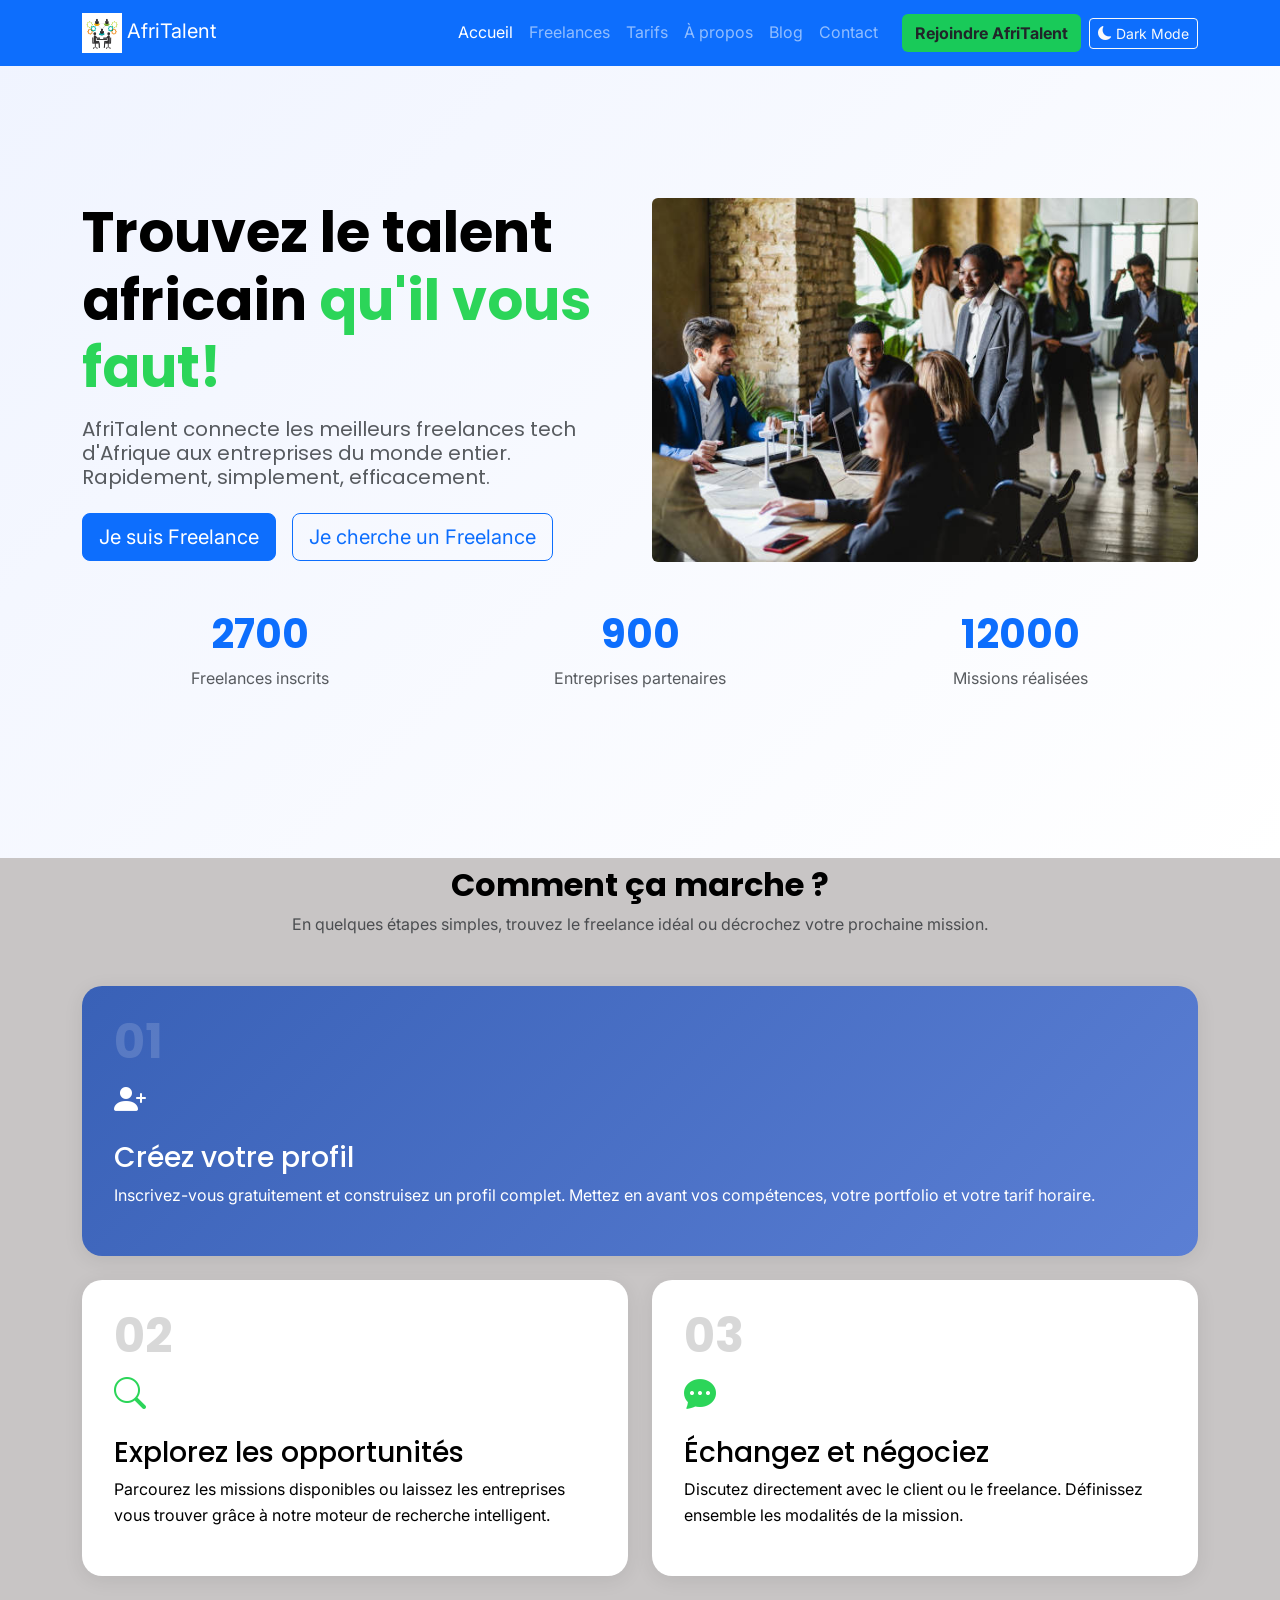
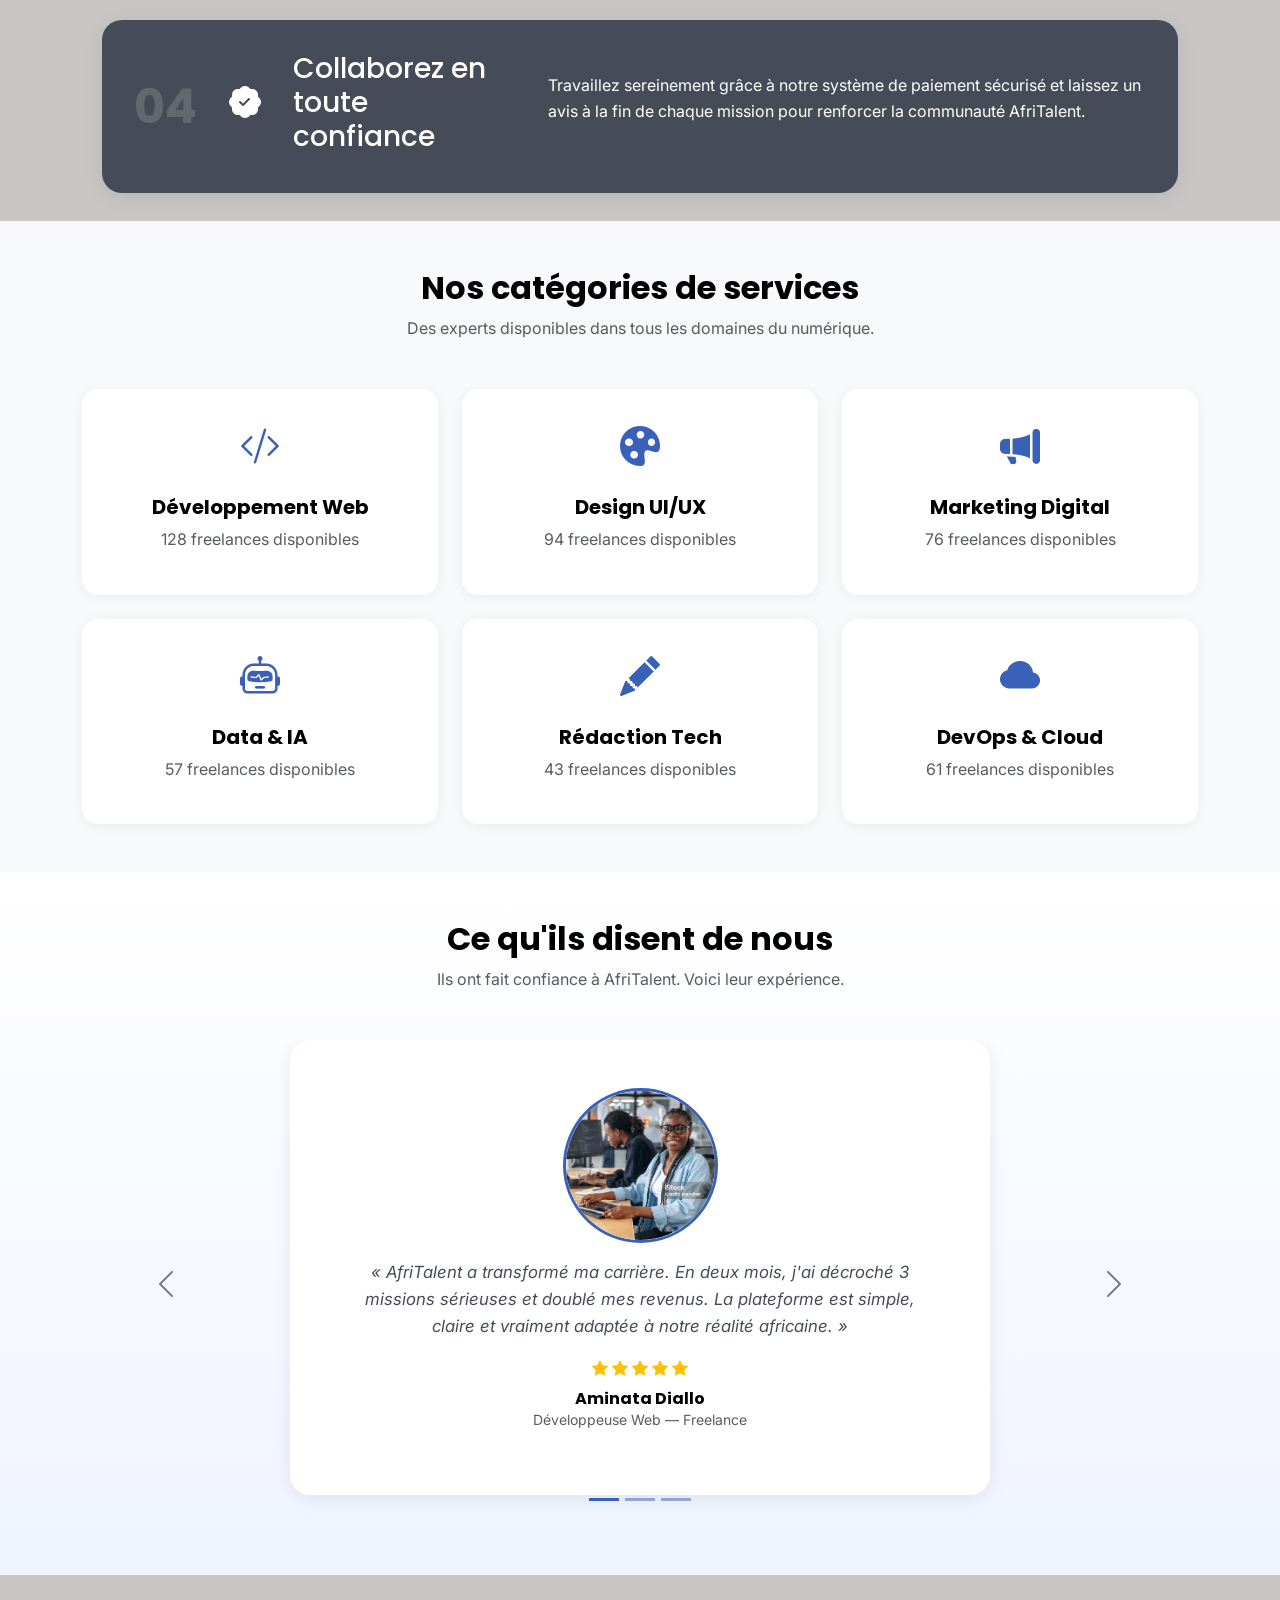
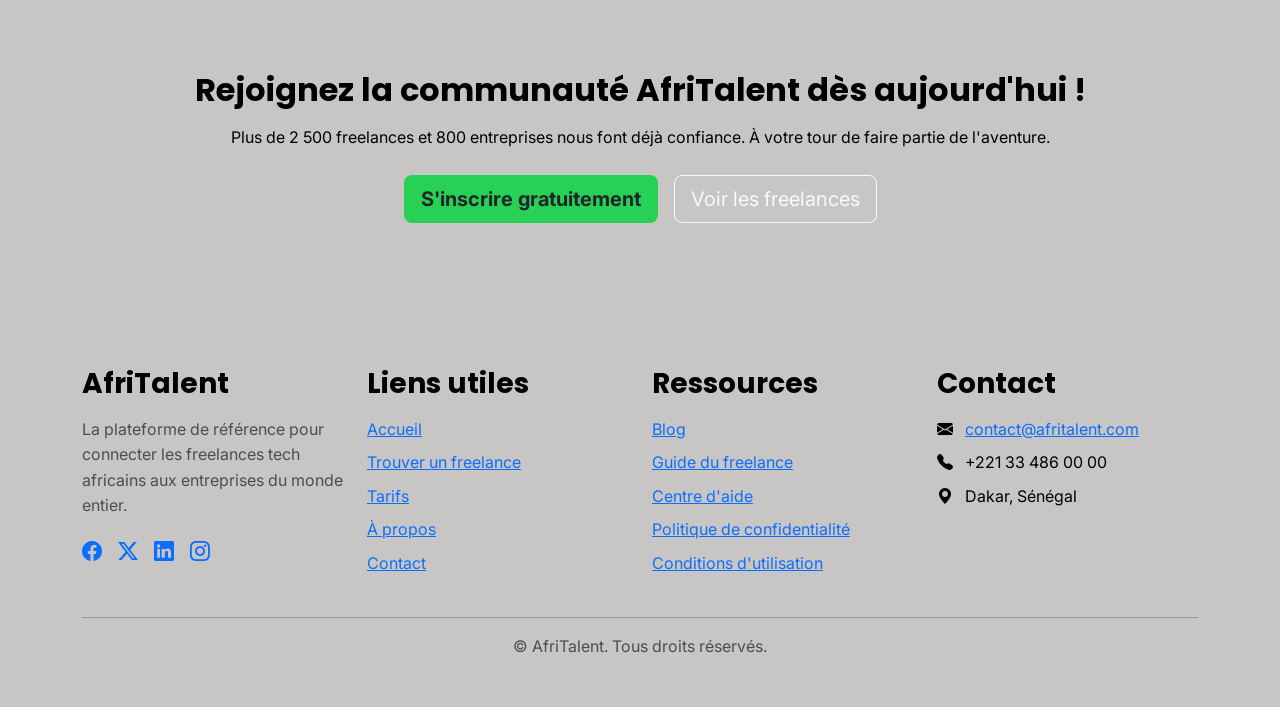
<file: index.html>
<!DOCTYPE html>
<html lang="fr">

<head>
  <meta charset="UTF-8">
  <meta name="viewport" content="width=device-width, initial-scale=1.0">
  <title>AfriTalent — Accueil</title>
  <!-- Bootstrap 5 via CDN : feuille de style -->
  <link href="https://cdn.jsdelivr.net/npm/bootstrap@5.3.0/dist/css/bootstrap.min.css" rel="stylesheet">
  <link rel="stylesheet" href="https://cdn.jsdelivr.net/npm/bootstrap-icons@1.11.0/font/bootstrap-icons.css">
  <!--  feuille de style personnelle -->
  <link rel="stylesheet" href="CSS/style.css">
  <link href="https://fonts.googleapis.com/css2?family=Poppins:wght@400;600;700&family=Inter:wght@400;500&display=swap"
    rel="stylesheet">
</head>

<body>
  <!-- Navigation Bootstrap commune a toutes les pages -->
  <nav class="navbar navbar-expand-lg navbar-dark bg-primary fixed-top" id="mainNavbar">
    <div class="container">
      <!-- Identité visuelle et marque -->
      <a class="navbar-brand" href="index.html">
        <img src="IMAGES/logoAfri.jpg" alt="Logo AfriTalent" width="40" height="40">
        AfriTalent
      </a>
      <!-- Bouton d'activation du menu sur mobile (Hamburger) -->
      <button class="navbar-toggler" type="button" data-bs-toggle="collapse" data-bs-target="#navMenu"
        aria-controls="navMenu" aria-expanded="false" aria-label="Ouvrir le menu">
        <span class="navbar-toggler-icon"></span>
      </button>
      <!-- Liens de navigation -->
      <div class="collapse navbar-collapse" id="navMenu">
        <ul class="navbar-nav ms-auto align-items-center">
          <li class="nav-item"><a class="nav-link active" href="index.html">Accueil</a></li>
          <li class="nav-item"><a class="nav-link" href="freelances.html">Freelances</a></li>
          <li class="nav-item"><a class="nav-link" href="tarifs.html">Tarifs</a></li>
          <li class="nav-item"><a class="nav-link" href="about.html">À propos</a></li>
          <li class="nav-item"><a class="nav-link" href="blog.html">Blog</a></li>
          <li class="nav-item"><a class="nav-link" href="contact.html">Contact</a></li>

          <!-- Bouton CTA visible dans la navbar -->
          <li class="nav-item ms-3">
            <a class="btn btn-warnin fw-bold" href="contact.html">Rejoindre AfriTalent</a>
          </li>
          <!-- Interrupteur pour l'accessibilité Thème Sombre / Thème Clair -->
          <li class="nav-item ms-2">
            <button id="darkModeToggle" class="btn btn-outline-light btn-sm" aria-label="Activer le mode sombre">
              <i class="bi bi-moon-fill"></i> Dark Mode
             </button>
           </li>
        </ul>
      </div>
    </div>
  </nav>

  <!-- CONTENU PRINCIPAL DE LA PAGE               -->
  <main>
    <!-- SECTION 1 : Zone Hero (Introduction & KPI) -->
    <section id="hero" class="py-5 mt-5">
      <div class="container">
        <div class="row align-items-center">

          <div class="col-lg-6">
            <h1 class="display-4 fw-bold">
              Trouvez le talent africain <span class="text-warnin">qu'il vous faut!</span>
            </h1>
            <h2 class="fs-5 fw-normal text-muted mt-3">
              AfriTalent connecte les meilleurs freelances tech d'Afrique
              aux entreprises du monde entier. Rapidement, simplement, efficacement.
            </h2>

            <!-- Deux boutons CTA -->
            <div class="d-flex gap-3 mt-4 flex-wrap">
              <a href="freelances.html" class="btn btn-primary btn-lg">
                Je suis Freelance
              </a>
              <a href="freelances.html" class="btn btn-outline-primary btn-lg">
                Je cherche un Freelance
              </a>
            </div>
          </div>
          <!-- Image de droite -->
          <div class="col-lg-6 text-center mt-4 mt-lg-0">
            <img src="IMAGES/hero0.png" alt="Freelances africains travaillant sur des projets tech"
              class="img-fluid rounded">
          </div>
        </div>
        <!-- Compteurs Statistiques (Incrémentation dynamique gérée via JavaScript) -->
        <div class="row text-center mt-5">
          <div class="col-md-4">
            <h3 class="fw-bold text-primary counter" data-target="2700">0</h3>
            <p class="text-muted">Freelances inscrits</p>
          </div>
          <div class="col-md-4">
            <h3 class="fw-bold text-primary counter" data-target="900">0</h3>
            <p class="text-muted">Entreprises partenaires</p>
          </div>
          <div class="col-md-4">
            <h3 class="fw-bold text-primary counter" data-target="12000">0</h3>
            <p class="text-muted">Missions réalisées</p>
          </div>
        </div>
      </div>
    </section>
    <!-- SECTION 2 : Processus "Comment ça marche" -->
    <section id="comment-ca-marche" class="py-2 fade-in-section">
      <div class="container">
        <h2 class="text-center fw-bold mb-2">Comment ça marche ?</h2>
        <p class="text-center text-muted mb-5">
          En quelques étapes simples, trouvez le freelance idéal ou décrochez votre prochaine mission.
        </p>

        <!-- Grille Bento : disposition asymétrique (le style viendra au commit 4) -->
        <div class="bento-grid">
          <!-- Étape 1 -->
          <article class="bento-card bento-card--large" aria-label="Étape 1">
            <span class="step-number">01</span>
            <i class="bi bi-person-plus-fill step-icon" aria-hidden="true"></i>
            <h3>Créez votre profil</h3>
            <p>
              Inscrivez-vous gratuitement et construisez un profil complet.
              Mettez en avant vos compétences, votre portfolio et votre tarif horaire.
            </p>
          </article>

          <!-- Étape 2 -->
          <article class="bento-card" aria-label="Étape 2">
            <span class="step-number">02</span>
            <i class="bi bi-search step-icon" aria-hidden="true"></i>
            <h3>Explorez les opportunités</h3>
            <p>
              Parcourez les missions disponibles ou laissez les entreprises
              vous trouver grâce à notre moteur de recherche intelligent.
            </p>
          </article>

          <!-- Étape 3 -->
          <article class="bento-card" aria-label="Étape 3">
            <span class="step-number">03</span>
            <i class="bi bi-chat-dots-fill step-icon" aria-hidden="true"></i>
            <h3>Échangez et négociez</h3>
            <p>
              Discutez directement avec le client ou le freelance.
              Définissez ensemble les modalités de la mission.
            </p>
          </article>

          <!-- Étape 4 -->
          <article class="bento-card bento-card--wide" aria-label="Étape 4">
            <span class="step-number">04</span>
            <i class="bi bi-patch-check-fill step-icon" aria-hidden="true"></i>
            <h3>Collaborez en toute confiance</h3>
            <p>
              Travaillez sereinement grâce à notre système de paiement sécurisé
              et laissez un avis à la fin de chaque mission pour renforcer la communauté AfriTalent.
            </p>
          </article>

        </div>
      </div>
    </section>
    <!-- SECTION 3 : Offre de compétences (Catégories) -->
    <section id="categories" class="py-5 fade-in-section">
      <div class="container">

        <h2 class="text-center fw-bold mb-2">Nos catégories de services</h2>
        <p class="text-center text-muted mb-5">
          Des experts disponibles dans tous les domaines du numérique.
        </p>

        <div class="row g-4">

          <!-- Catégorie 1 : Développement Web -->
          <div class="col-lg-4 col-md-6">
            <article class="category-card text-center p-4" aria-label="Développement Web">
              <i class="bi bi-code-slash category-icon" aria-hidden="true"></i>
              <h3 class="fs-5 fw-bold mt-3">Développement Web</h3>
              <p class="text-muted">128 freelances disponibles</p>
            </article>
          </div>

          <!-- Catégorie 2 : Design UI/UX -->
          <div class="col-lg-4 col-md-6">
            <article class="category-card text-center p-4" aria-label="Design UI/UX">
              <i class="bi bi-palette-fill category-icon" aria-hidden="true"></i>
              <h3 class="fs-5 fw-bold mt-3">Design UI/UX</h3>
              <p class="text-muted">94 freelances disponibles</p>
            </article>
          </div>

          <!-- Catégorie 3 : Marketing Digital -->
          <div class="col-lg-4 col-md-6">
            <article class="category-card text-center p-4" aria-label="Marketing Digital">
              <i class="bi bi-megaphone-fill category-icon" aria-hidden="true"></i>
              <h3 class="fs-5 fw-bold mt-3">Marketing Digital</h3>
              <p class="text-muted">76 freelances disponibles</p>
            </article>
          </div>

          <!-- Catégorie 4 : Data & IA -->
          <div class="col-lg-4 col-md-6">
            <article class="category-card text-center p-4" aria-label="Data et Intelligence Artificielle">
              <i class="bi bi-robot category-icon" aria-hidden="true"></i>
              <h3 class="fs-5 fw-bold mt-3">Data &amp; IA</h3>
              <p class="text-muted">57 freelances disponibles</p>
            </article>
          </div>

          <!-- Catégorie 5 : Rédaction Tech -->
          <div class="col-lg-4 col-md-6">
            <article class="category-card text-center p-4" aria-label="Rédaction Tech">
              <i class="bi bi-pencil-fill category-icon" aria-hidden="true"></i>
              <h3 class="fs-5 fw-bold mt-3">Rédaction Tech</h3>
              <p class="text-muted">43 freelances disponibles</p>
            </article>
          </div>

          <!-- Catégorie 6 : DevOps & Cloud -->
          <div class="col-lg-4 col-md-6">
            <article class="category-card text-center p-4" aria-label="DevOps et Cloud">
              <i class="bi bi-cloud-fill category-icon" aria-hidden="true"></i>
              <h3 class="fs-5 fw-bold mt-3">DevOps &amp; Cloud</h3>
              <p class="text-muted">61 freelances disponibles</p>
            </article>
          </div>

        </div>
      </div>
    </section>
    <!-- Section "Témoignages" -->
    <section id="temoignages" class="py-5">
      <div class="container">

        <h2 class="text-center fw-bold mb-2">Ce qu'ils disent de nous</h2>
        <p class="text-center text-muted mb-5">
          Ils ont fait confiance à AfriTalent. Voici leur expérience.
        </p>

        <!-- Carousel Bootstrap -->
        <div id="carouselTemoignages" class="carousel slide" data-bs-ride="carousel">

          <!-- Indicateurs (petits points en bas) -->
          <div class="carousel-indicators">
            <button type="button" data-bs-target="#carouselTemoignages" data-bs-slide-to="0" class="active"
              aria-current="true" aria-label="Témoignage 1"></button>
            <button type="button" data-bs-target="#carouselTemoignages" data-bs-slide-to="1"
              aria-label="Témoignage 2"></button>
            <button type="button" data-bs-target="#carouselTemoignages" data-bs-slide-to="2"
              aria-label="Témoignage 3"></button>
          </div>

          <!-- Contenu du carousel -->
          <div class="carousel-inner">

            <!-- Témoignage 1 -->
            <div class="carousel-item active">
              <article class="temoignage-card text-center p-5" aria-label="Témoignage de Aminata Diallo">
                <img src="IMAGES/Diallo.jpg" alt="Photo de Aminata Diallo, développeuse web freelance"
                  class="temoignage-avatar rounded-circle mb-3">
                <p class="temoignage-citation fst-italic mb-3">
                  « AfriTalent a transformé ma carrière. En deux mois, j'ai décroché
                  3 missions sérieuses et doublé mes revenus. La plateforme est simple,
                  claire et vraiment adaptée à notre réalité africaine. »
                </p>
                <!-- Note : 5 étoiles -->
                <div class="temoignage-etoiles mb-2" role="img" aria-label="Note : 5 étoiles sur 5">
                  <i class="bi bi-star-fill text-warning" aria-hidden="true"></i>
                  <i class="bi bi-star-fill text-warning" aria-hidden="true"></i>
                  <i class="bi bi-star-fill text-warning" aria-hidden="true"></i>
                  <i class="bi bi-star-fill text-warning" aria-hidden="true"></i>
                  <i class="bi bi-star-fill text-warning" aria-hidden="true"></i>
                </div>
                <h3 class="fs-6 fw-bold mb-0">Aminata Diallo</h3>
                <p class="text-muted small">Développeuse Web — Freelance</p>
              </article>
            </div>

            <!-- Témoignage 2 -->
            <div class="carousel-item">
              <article class="temoignage-card text-center p-5" aria-label="Témoignage de Kofi Mensah">
                <img src="IMAGES/Mendy.jpg" alt="Photo de Sara Doumith, directeur technique"
                  class="temoignage-avatar rounded-circle mb-3">
                <p class="temoignage-citation fst-italic mb-3">
                  « Nous avons recruté deux développeurs via AfriTalent en moins d'une semaine.
                  Les profils étaient sérieux, les tarifs compétitifs et la communication
                  avec les freelances a été fluide du début à la fin. »
                </p>
                <!-- Note : 4 étoiles -->
                <div class="temoignage-etoiles mb-2" role="img" aria-label="Note : 4 étoiles sur 5">
                  <i class="bi bi-star-fill text-warning" aria-hidden="true"></i>
                  <i class="bi bi-star-fill text-warning" aria-hidden="true"></i>
                  <i class="bi bi-star-fill text-warning" aria-hidden="true"></i>
                  <i class="bi bi-star-fill text-warning" aria-hidden="true"></i>
                  <i class="bi bi-star text-warning" aria-hidden="true"></i>
                </div>
                <h3 class="fs-6 fw-bold mb-0">Sara Doumith</h3>
                <p class="text-muted small">Directrice Technique — Entreprise</p>
              </article>
            </div>

            <!-- Témoignage 3 -->
            <div class="carousel-item">
              <article class="temoignage-card text-center p-5" aria-label="Témoignage de Fatou Ndiaye">
                <img src="IMAGES/Faye.jpg" alt="Photo de Issa Faye, designer UI/UX freelance"
                  class="temoignage-avatar rounded-circle mb-3">
                <p class="temoignage-citation fst-italic mb-3">
                  « Ce que j'aime chez AfriTalent, c'est la confiance. Le système de paiement
                  sécurisé m'a convaincue dès le départ. Je recommande la plateforme à tous
                  les créatifs africains qui veulent se lancer. »
                </p>
                <!-- Note : 5 étoiles -->
                <div class="temoignage-etoiles mb-2" role="img" aria-label="Note : 5 étoiles sur 5">
                  <i class="bi bi-star-fill text-warning" aria-hidden="true"></i>
                  <i class="bi bi-star-fill text-warning" aria-hidden="true"></i>
                  <i class="bi bi-star-fill text-warning" aria-hidden="true"></i>
                  <i class="bi bi-star-fill text-warning" aria-hidden="true"></i>
                  <i class="bi bi-star-fill text-warning" aria-hidden="true"></i>
                </div>
                <h3 class="fs-6 fw-bold mb-0">Issa Faye</h3>
                <p class="text-muted small">Designer UI/UX — Freelance</p>
              </article>
            </div>
          </div><!-- fin carousel-inner -->

          <!-- Boutons précédent / suivant -->
          <button class="carousel-control-prev" type="button" data-bs-target="#carouselTemoignages"
            data-bs-slide="prev">
            <span class="carousel-control-prev-icon" aria-hidden="true"></span>
            <span class="visually-hidden">Précédent</span>
          </button>
          <button class="carousel-control-next" type="button" data-bs-target="#carouselTemoignages"
            data-bs-slide="next">
            <span class="carousel-control-next-icon" aria-hidden="true"></span>
            <span class="visually-hidden">Suivant</span>
          </button>
        </div>
      </div>
    </section>
    <!-- Section "Appel à l'action" (CTA) -->
    <section id="cta" class="py-5">
      <div class="container">
        <div class="cta-bandeau text-center p-5">

          <h2 class="fw-bold mb-3">
            Rejoignez la communauté AfriTalent dès aujourd'hui !
          </h2>
          <p class="mb-4">
            Plus de 2 500 freelances et 800 entreprises nous font déjà confiance.
            À votre tour de faire partie de l'aventure.
          </p>
          <div class="d-flex justify-content-center gap-3 flex-wrap">
            <a href="contact.html" class="btn btn-warnin btn-lg fw-bold">
              S'inscrire gratuitement
            </a>
            <a href="freelances.html" class="btn btn-outline-light btn-lg">
              Voir les freelances
            </a>
          </div>
        </div>
      </div>
    </section>
  </main>
  <!-- Pied de page -->
  <footer class="py-5">
    <div class="container">
      <div class="row g-4">
        <div class="col-lg-3 col-md-6">
          <h3 class="fw-bold mb-3">AfriTalent</h3>
          <p class="text-muted">
            La plateforme de référence pour connecter les freelances
            tech africains aux entreprises du monde entier.
          </p>
          <div class="d-flex gap-3 mt-3">
            <a href="#" aria-label="Facebook AfriTalent"><i class="bi bi-facebook fs-5" aria-hidden="true"></i></a>
            <a href="#" aria-label="Twitter AfriTalent"><i class="bi bi-twitter-x fs-5" aria-hidden="true"></i></a>
            <a href="#" aria-label="LinkedIn AfriTalent"><i class="bi bi-linkedin fs-5" aria-hidden="true"></i></a>
            <a href="#" aria-label="Instagram AfriTalent"><i class="bi bi-instagram fs-5" aria-hidden="true"></i></a>
          </div>
        </div>
        <div class="col-lg-3 col-md-6">
          <h3 class="fw-bold mb-3">Liens utiles</h3>
          <ul class="list-unstyled">
            <li class="mb-2"><a href="index.html">Accueil</a></li>
            <li class="mb-2"><a href="freelances.html">Trouver un freelance</a></li>
            <li class="mb-2"><a href="tarifs.html">Tarifs</a></li>
            <li class="mb-2"><a href="about.html">À propos</a></li>
            <li class="mb-2"><a href="contact.html">Contact</a></li>
          </ul>
        </div>
        <div class="col-lg-3 col-md-6">
          <h3 class="fw-bold mb-3">Ressources</h3>
          <ul class="list-unstyled">
            <li class="mb-2"><a href="blog.html">Blog</a></li>
            <li class="mb-2"><a href="#">Guide du freelance</a></li>
            <li class="mb-2"><a href="#">Centre d'aide</a></li>
            <li class="mb-2"><a href="#">Politique de confidentialité</a></li>
            <li class="mb-2"><a href="#">Conditions d'utilisation</a></li>
          </ul>
        </div>
        <div class="col-lg-3 col-md-6">
          <h3 class="fw-bold mb-3">Contact</h3>
          <ul class="list-unstyled">
            <li class="mb-2">
              <i class="bi bi-envelope-fill me-2" aria-hidden="true"></i>
              <a href="mailto:contact@afritalent.com">contact@afritalent.com</a>
            </li>
            <li class="mb-2">
              <i class="bi bi-telephone-fill me-2" aria-hidden="true"></i>
              <span>+221 33 486 00 00</span>
            </li>
            <li class="mb-2">
              <i class="bi bi-geo-alt-fill me-2" aria-hidden="true"></i>
              <span>Dakar, Sénégal</span>
            </li>
          </ul>
        </div>
      </div>
      <hr class="mt-4">
      <p class="text-center text-muted mb-0">
        &copy; <span id="annee"></span> AfriTalent. Tous droits réservés.
      </p>
    </div>
  </footer>
    <button id="backToTop" aria-label="Retour en haut de la page">
     <i class="bi bi-arrow-up-short"></i>
  </button>
  <script src="https://cdn.jsdelivr.net/npm/bootstrap@5.3.0/dist/js/bootstrap.bundle.min.js"></script>
  
  <script src="JS/main.js"></script>
</body>
</html>
</file>
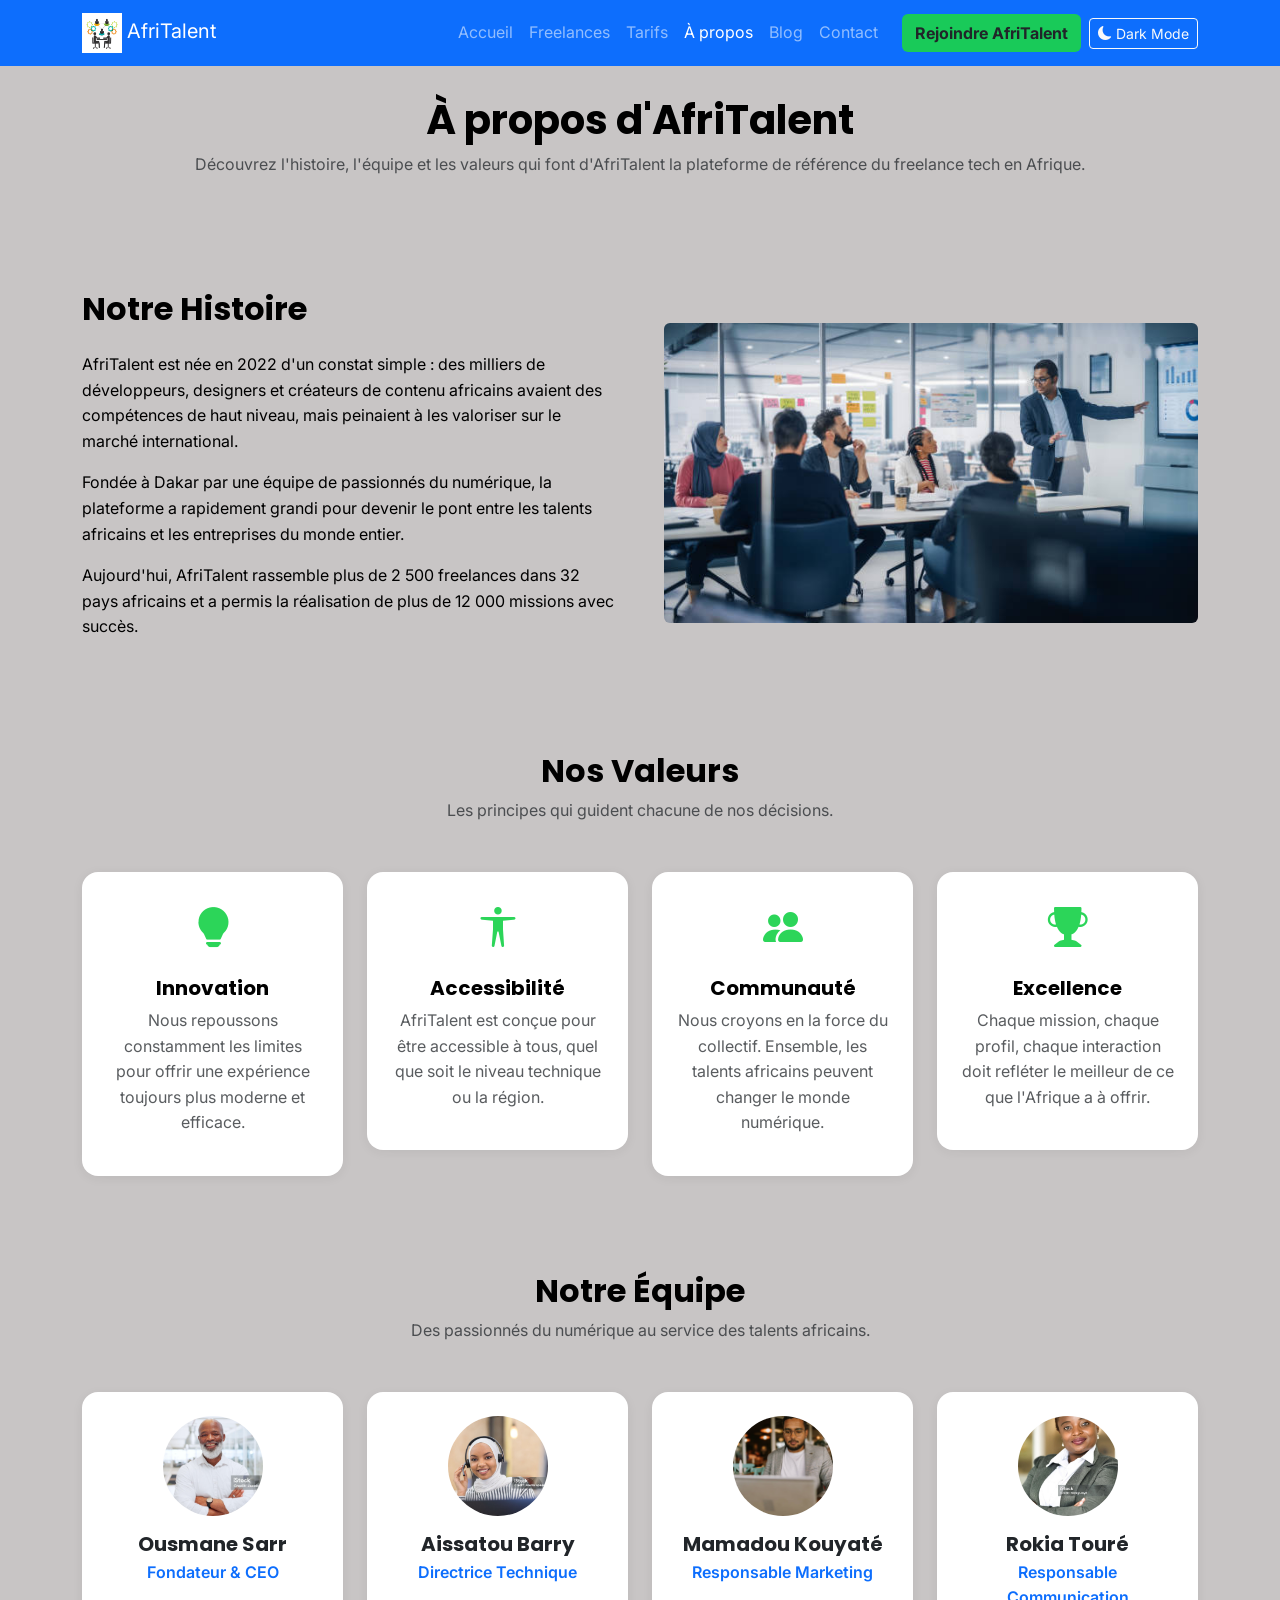
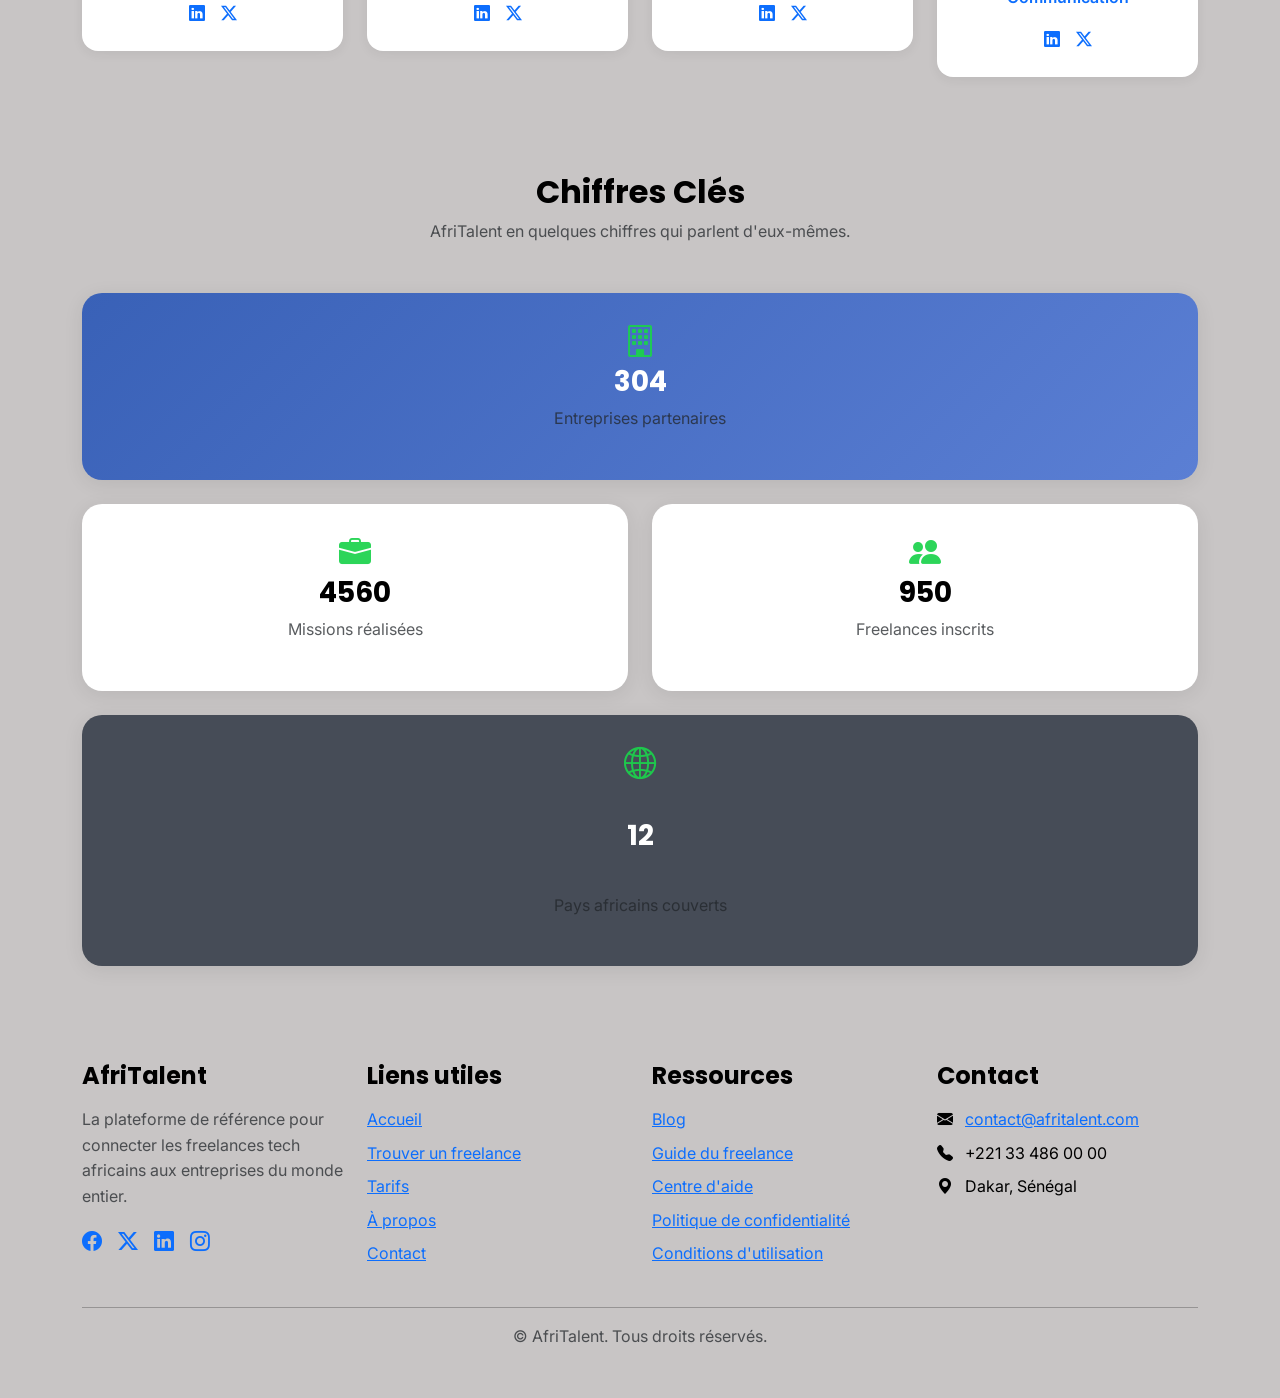
<file: about.html>
<!DOCTYPE html>
<html lang="fr">

<head>
  <meta charset="UTF-8">
  <meta name="viewport" content="width=device-width, initial-scale=1.0">
  <title>AfriTalent — À propos</title>
  <link href="https://cdn.jsdelivr.net/npm/bootstrap@5.3.0/dist/css/bootstrap.min.css" rel="stylesheet">
  <link rel="stylesheet" href="https://cdn.jsdelivr.net/npm/bootstrap-icons@1.11.0/font/bootstrap-icons.css">
  <link rel="stylesheet" href="CSS/style.css">
  <link href="https://fonts.googleapis.com/css2?family=Poppins:wght@400;600;700&family=Inter:wght@400;500&display=swap"
    rel="stylesheet">
</head>

<body>

  <!-- Navigation -->
  <nav class="navbar navbar-expand-lg navbar-dark bg-primary fixed-top" id="mainNavbar">
    <div class="container">
      <a class="navbar-brand" href="index.html">
        <img src="/IMAGES/logoAfri.jpg" alt="Logo AfriTalent" width="40" height="40">
        AfriTalent
      </a>
      <button class="navbar-toggler" type="button" data-bs-toggle="collapse" data-bs-target="#navMenu"
        aria-controls="navMenu" aria-expanded="false" aria-label="Ouvrir le menu">
        <span class="navbar-toggler-icon"></span>
      </button>
      <div class="collapse navbar-collapse" id="navMenu">
        <ul class="navbar-nav ms-auto align-items-center">
          <li class="nav-item"><a class="nav-link" href="index.html">Accueil</a></li>
          <li class="nav-item"><a class="nav-link" href="freelances.html">Freelances</a></li>
          <li class="nav-item"><a class="nav-link" href="tarifs.html">Tarifs</a></li>
          <li class="nav-item"><a class="nav-link active" href="about.html">À propos</a></li>
          <li class="nav-item"><a class="nav-link" href="blog.html">Blog</a></li>
          <li class="nav-item"><a class="nav-link" href="contact.html">Contact</a></li>
          <li class="nav-item ms-3">
            <a class="btn btn-warnin fw-bold" href="contact.html">Rejoindre AfriTalent</a>
          </li>
          <li class="nav-item ms-2">
            <button id="darkModeToggle" class="btn btn-outline-light btn-sm" aria-label="Activer le mode sombre">
              <i class="bi bi-moon-fill"></i> Dark Mode
            </button>
        </ul>
      </div>
    </div>
  </nav>
  <main>
    <!-- En-tête de la page -->
    <section id="about-header" class="py-5 mt-5">
      <div class="container text-center">
        <h1 class="fw-bold">À propos d'AfriTalent</h1>
        <p class="text-muted">
          Découvrez l'histoire, l'équipe et les valeurs qui font d'AfriTalent
          la plateforme de référence du freelance tech en Afrique.
        </p>
      </div>
    </section>
    <!-- Section Notre Histoire -->
    <section id="histoire" class="py-5">
      <div class="container">
        <div class="row align-items-center g-5">

          <div class="col-lg-6">
            <h2 class="fw-bold mb-4">Notre Histoire</h2>
            <p>
              AfriTalent est née en 2022 d'un constat simple : des milliers de
              développeurs, designers et créateurs de contenu africains avaient
              des compétences de haut niveau, mais peinaient à les valoriser
              sur le marché international.
            </p>
            <p>
              Fondée à Dakar par une équipe de passionnés du numérique,
              la plateforme a rapidement grandi pour devenir le pont entre
              les talents africains et les entreprises du monde entier.
            </p>
            <p>
              Aujourd'hui, AfriTalent rassemble plus de 2 500 freelances
              dans 32 pays africains et a permis la réalisation de plus
              de 12 000 missions avec succès.
            </p>
          </div>

          <div class="col-lg-6 text-center">
            <img src="IMAGES/lancementAfri.jpg"
              alt="L'équipe AfriTalent réunie lors du lancement de la plateforme en 2022" class="img-fluid rounded">
          </div>

        </div>
      </div>
    </section>

    <!-- Section "Nos Valeurs" -->
    <section id="valeurs" class="py-5">
      <div class="container">

        <h2 class="text-center fw-bold mb-2">Nos Valeurs</h2>
        <p class="text-center text-muted mb-5">
          Les principes qui guident chacune de nos décisions.
        </p>
        <div class="row g-4">
          <!-- Valeur 1 : Innovation -->
          <div class="col-lg-3 col-md-6">
            <article class="valeur-card text-center p-4" aria-label="Valeur Innovation">
              <i class="bi bi-lightbulb-fill valeur-icon" aria-hidden="true"></i>
              <h3 class="fs-5 fw-bold mt-3">Innovation</h3>
              <p class="text-muted">
                Nous repoussons constamment les limites pour offrir
                une expérience toujours plus moderne et efficace.
              </p>
            </article>
          </div>
          <!-- Valeur 2 : Accessibilité -->
          <div class="col-lg-3 col-md-6">
            <article class="valeur-card text-center p-4" aria-label="Valeur Accessibilité">
              <i class="bi bi-universal-access valeur-icon" aria-hidden="true"></i>
              <h3 class="fs-5 fw-bold mt-3">Accessibilité</h3>
              <p class="text-muted">
                AfriTalent est conçue pour être accessible à tous,
                quel que soit le niveau technique ou la région.
              </p>
            </article>
          </div>
          <!-- Valeur 3 : Communauté -->
          <div class="col-lg-3 col-md-6">
            <article class="valeur-card text-center p-4" aria-label="Valeur Communauté">
              <i class="bi bi-people-fill valeur-icon" aria-hidden="true"></i>
              <h3 class="fs-5 fw-bold mt-3">Communauté</h3>
              <p class="text-muted">
                Nous croyons en la force du collectif. Ensemble,
                les talents africains peuvent changer le monde numérique.
              </p>
            </article>
          </div>
          <!-- Valeur 4 : Excellence -->
          <div class="col-lg-3 col-md-6">
            <article class="valeur-card text-center p-4" aria-label="Valeur Excellence">
              <i class="bi bi-trophy-fill valeur-icon" aria-hidden="true"></i>
              <h3 class="fs-5 fw-bold mt-3">Excellence</h3>
              <p class="text-muted">
                Chaque mission, chaque profil, chaque interaction
                doit refléter le meilleur de ce que l'Afrique a à offrir.
              </p>
            </article>
          </div>
        </div>
      </div>
    </section>
    <!-- Section "L'équipe" -->
    <section id="equipe" class="py-5">
      <div class="container">

        <h2 class="text-center fw-bold mb-2">Notre Équipe</h2>
        <p class="text-center text-muted mb-5">
          Des passionnés du numérique au service des talents africains.
        </p>
        <div class="row g-4">
          <!-- Membre 1 -->
          <div class="col-lg-3 col-md-6">
            <article class="membre-card card text-center p-4" aria-label="Profil de Ousmane Sarr">
              <img src="IMAGES/agentFonda.jpg" alt="Photo de Ousmane Sarr, fondateur et CEO d'AfriTalent"
                class="membre-avatar rounded-circle mx-auto mb-3">
              <h3 class="fs-5 fw-bold mb-1">Ousmane Sarr</h3>
              <p class="text-primary fw-semibold mb-3">Fondateur &amp; CEO</p>
              <!-- Liens réseaux sociaux -->
              <div class="d-flex justify-content-center gap-3">
                <a href="#" aria-label="LinkedIn de Ousmane Sarr">
                  <i class="bi bi-linkedin" aria-hidden="true"></i>
                </a>
                <a href="#" aria-label="Twitter de Ousmane Sarr">
                  <i class="bi bi-twitter-x" aria-hidden="true"></i>
                </a>
              </div>
            </article>
          </div>
          <!-- Membre 2 -->
          <div class="col-lg-3 col-md-6">
            <article class="membre-card card text-center p-4" aria-label="Profil de Aissatou Barry">
              <img src="IMAGES/agentFem.jpg" alt="Photo de Aissatou Barry, directrice technique d'AfriTalent"
                class="membre-avatar rounded-circle mx-auto mb-3">
              <h3 class="fs-5 fw-bold mb-1">Aissatou Barry</h3>
              <p class="text-primary fw-semibold mb-3">Directrice Technique</p>
              <div class="d-flex justify-content-center gap-3">
                <a href="#" aria-label="LinkedIn de Aissatou Barry">
                  <i class="bi bi-linkedin" aria-hidden="true"></i>
                </a>
                <a href="#" aria-label="Twitter de Aissatou Barry">
                  <i class="bi bi-twitter-x" aria-hidden="true"></i>
                </a>
              </div>
            </article>
          </div>

          <!-- Membre 3 -->
          <div class="col-lg-3 col-md-6">
            <article class="membre-card card text-center p-4" aria-label="Profil de Mamadou Kouyaté">
              <img src="IMAGES/agentHom.jpg" alt="Photo de Mamadou Kouyaté, responsable marketing d'AfriTalent"
                class="membre-avatar rounded-circle mx-auto mb-3">
              <h3 class="fs-5 fw-bold mb-1">Mamadou Kouyaté</h3>
              <p class="text-primary fw-semibold mb-3">Responsable Marketing</p>
              <div class="d-flex justify-content-center gap-3">
                <a href="#" aria-label="LinkedIn de Mamadou Kouyaté">
                  <i class="bi bi-linkedin" aria-hidden="true"></i>
                </a>
                <a href="#" aria-label="Twitter de Mamadou Kouyaté">
                  <i class="bi bi-twitter-x" aria-hidden="true"></i>
                </a>
              </div>
            </article>
          </div>
          <!-- Membre 4 -->
          <div class="col-lg-3 col-md-6">
            <article class="membre-card card text-center p-4" aria-label="Profil de Rokia Touré">
              <img src="IMAGES/agentFemm.jpg" alt="Photo de Rokia Touré, responsable communauté d'AfriTalent"
                class="membre-avatar rounded-circle mx-auto mb-3">
              <h3 class="fs-5 fw-bold mb-1">Rokia Touré</h3>
              <p class="text-primary fw-semibold mb-3">Responsable Communication</p>
              <div class="d-flex justify-content-center gap-3">
                <a href="#" aria-label="LinkedIn de Rokia Touré">
                  <i class="bi bi-linkedin" aria-hidden="true"></i>
                </a>
                <a href="#" aria-label="Twitter de Rokia Touré">
                  <i class="bi bi-twitter-x" aria-hidden="true"></i>
                </a>
              </div>
            </article>
          </div>
        </div>
      </div>
    </section>
    <!-- Section "Chiffres clés" en Bento Grid -->
    <section id="chiffres" class="py-5">
      <div class="container">
        <h2 class="text-center fw-bold mb-2">Chiffres Clés</h2>
        <p class="text-center text-muted mb-5">
          AfriTalent en quelques chiffres qui parlent d'eux-mêmes.
        </p>
        <div class="bento-grid">
          <article class="bento-card bento-card--large text-center" aria-label="Nombre d'entreprises">
            <i class="bi bi-building bento-icon" aria-hidden="true"></i>
            <h3 class="counter fw-bold" data-target="800">0</h3>
            <p class="text-muted">Entreprises partenaires</p>
          </article>
          <article class="bento-card text-center" aria-label="Nombre de missions">
            <i class="bi bi-briefcase-fill bento-icon" aria-hidden="true"></i>
            <h3 class="counter fw-bold" data-target="12000">0</h3>
            <p class="text-muted">Missions réalisées</p>
          </article>
          <article class="bento-card text-center" aria-label="Nombre de freelances">
            <i class="bi bi-people-fill bento-icon" aria-hidden="true"></i>
            <h3 class="counter fw-bold" data-target="2500">0</h3>
            <p class="text-muted">Freelances inscrits</p>
          </article>
          <article class="bento-card bento-card--wide text-center" aria-label="Nombre de pays">
            <i class="bi bi-globe2 bento-icon" aria-hidden="true"></i>
            <h3 class="counter fw-bold" data-target="32">0</h3>
            <p class="text-muted">Pays africains couverts</p>
          </article>
        </div>
      </div>
    </section>
  </main>
  <!-- Footer -->
  <footer class="py-5">
    <div class="container">
      <div class="row g-4">
        <div class="col-lg-3 col-md-6">
          <h4 class="fw-bold mb-3">AfriTalent</h4>
          <p class="text-muted">
            La plateforme de référence pour connecter les freelances
            tech africains aux entreprises du monde entier.
          </p>
          <div class="d-flex gap-3 mt-3">
            <a href="#" aria-label="Facebook AfriTalent"><i class="bi bi-facebook fs-5" aria-hidden="true"></i></a>
            <a href="#" aria-label="Twitter AfriTalent"><i class="bi bi-twitter-x fs-5" aria-hidden="true"></i></a>
            <a href="#" aria-label="LinkedIn AfriTalent"><i class="bi bi-linkedin fs-5" aria-hidden="true"></i></a>
            <a href="#" aria-label="Instagram AfriTalent"><i class="bi bi-instagram fs-5" aria-hidden="true"></i></a>
          </div>
        </div>
        <div class="col-lg-3 col-md-6">
          <h4 class="fw-bold mb-3">Liens utiles</h4>
          <ul class="list-unstyled">
            <li class="mb-2"><a href="index.html">Accueil</a></li>
            <li class="mb-2"><a href="freelances.html">Trouver un freelance</a></li>
            <li class="mb-2"><a href="tarifs.html">Tarifs</a></li>
            <li class="mb-2"><a href="about.html">À propos</a></li>
            <li class="mb-2"><a href="contact.html">Contact</a></li>
          </ul>
        </div>
        <div class="col-lg-3 col-md-6">
          <h4 class="fw-bold mb-3">Ressources</h4>
          <ul class="list-unstyled">
            <li class="mb-2"><a href="blog.html">Blog</a></li>
            <li class="mb-2"><a href="#">Guide du freelance</a></li>
            <li class="mb-2"><a href="#">Centre d'aide</a></li>
            <li class="mb-2"><a href="#">Politique de confidentialité</a></li>
            <li class="mb-2"><a href="#">Conditions d'utilisation</a></li>
          </ul>
        </div>
        <div class="col-lg-3 col-md-6">
          <h4 class="fw-bold mb-3">Contact</h4>
          <ul class="list-unstyled">
            <li class="mb-2">
              <i class="bi bi-envelope-fill me-2" aria-hidden="true"></i>
              <a href="mailto:contact@afritalent.com">contact@afritalent.com</a>
            </li>
            <li class="mb-2">
              <i class="bi bi-telephone-fill me-2" aria-hidden="true"></i>
              <span>+221 33 486 00 00</span>
            </li>
            <li class="mb-2">
              <i class="bi bi-geo-alt-fill me-2" aria-hidden="true"></i>
              <span>Dakar, Sénégal</span>
            </li>
          </ul>
        </div>
      </div>
      <hr class="mt-4">
      <p class="text-center text-muted mb-0">
        &copy; <span id="annee"></span> AfriTalent. Tous droits réservés.
      </p>
    </div>
  </footer>
  <button id="backToTop" aria-label="Retour en haut de la page">
  <i class="bi bi-arrow-up-short"></i>
  </button>
  <script src="https://cdn.jsdelivr.net/npm/bootstrap@5.3.0/dist/js/bootstrap.bundle.min.js"></script>
  <script src="JS/main.js"></script>
</body>
</html>
</file>
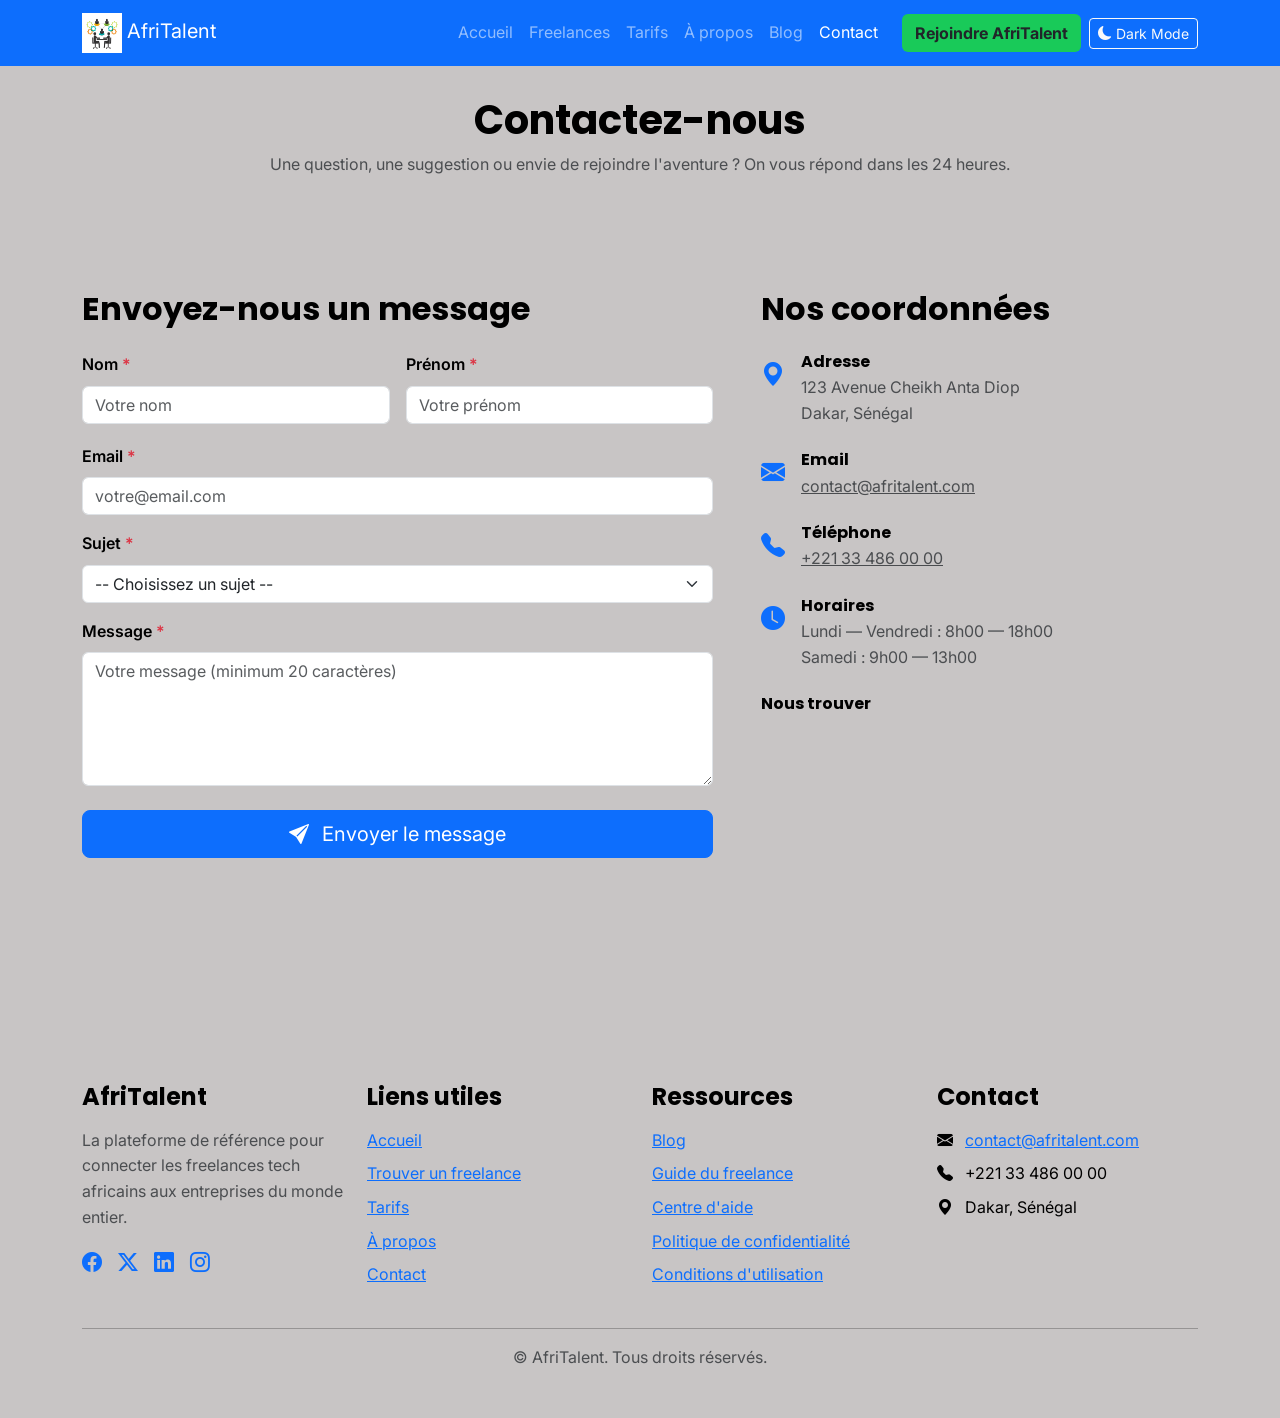
<file: contact.html>
<!DOCTYPE html>
<html lang="fr">
<head>
  <meta charset="UTF-8">
  <meta name="viewport" content="width=device-width, initial-scale=1.0">
  <title>AfriTalent — Contact</title>
  <link href="https://cdn.jsdelivr.net/npm/bootstrap@5.3.0/dist/css/bootstrap.min.css" rel="stylesheet">
  <link rel="stylesheet" href="https://cdn.jsdelivr.net/npm/bootstrap-icons@1.11.0/font/bootstrap-icons.css">
  <link rel="stylesheet" href="CSS/style.css">
  <link href="https://fonts.googleapis.com/css2?family=Poppins:wght@400;600;700&family=Inter:wght@400;500&display=swap" rel="stylesheet">
</head>
<body>

  <!-- Navigation -->
  <nav class="navbar navbar-expand-lg navbar-dark bg-primary fixed-top" id="mainNavbar">
    <div class="container">
      <a class="navbar-brand" href="index.html">
  <img src="IMAGES/logoAfri.jpg" alt="Logo AfriTalent" width="40" height="40">
  AfriTalent
</a>
      <button class="navbar-toggler" type="button"
        data-bs-toggle="collapse"
        data-bs-target="#navMenu"
        aria-controls="navMenu"
        aria-expanded="false"
        aria-label="Ouvrir le menu">
        <span class="navbar-toggler-icon"></span>
      </button>
      <div class="collapse navbar-collapse" id="navMenu">
        <ul class="navbar-nav ms-auto align-items-center">
          <li class="nav-item"><a class="nav-link" href="index.html">Accueil</a></li>
          <li class="nav-item"><a class="nav-link" href="freelances.html">Freelances</a></li>
          <li class="nav-item"><a class="nav-link" href="tarifs.html">Tarifs</a></li>
          <li class="nav-item"><a class="nav-link" href="about.html">À propos</a></li>
          <li class="nav-item"><a class="nav-link" href="blog.html">Blog</a></li>
          <li class="nav-item"><a class="nav-link active" href="contact.html">Contact</a></li>
          <li class="nav-item ms-3">
            <a class="btn btn-warnin fw-bold" href="contact.html">Rejoindre AfriTalent</a>
          </li>
          <li class="nav-item ms-2">
            <button id="darkModeToggle" class="btn btn-outline-light btn-sm" aria-label="Activer le mode sombre">
              <i class="bi bi-moon-fill"></i> Dark Mode
             </button>
        </ul>
      </div>
    </div>
  </nav>
  <main>
    <!-- En-tête de la page -->
    <section id="contact-header" class="py-5 mt-5">
      <div class="container text-center">
        <h1 class="fw-bold">Contactez-nous</h1>
        <p class="text-muted">
          Une question, une suggestion ou envie de rejoindre l'aventure ? 
          On vous répond dans les 24 heures.
        </p>
      </div>
    </section>

    <!-- Section formulaire + infos de contact -->
    <section id="contact-contenu" class="py-5">
      <div class="container">
        <div class="row g-5">

          <!-- Colonne gauche : Formulaire -->
          <div class="col-lg-7">
            <h2 class="fw-bold mb-4">Envoyez-nous un message</h2>

            <!-- id="contactForm" sera ciblé par le JS -->
            <form id="contactForm" novalidate>

              <!-- Nom et Prénom sur la même ligne -->
              <div class="row g-3 mb-3">
                <div class="col-md-6">
                  <label for="nom" class="form-label fw-semibold">
                    Nom <span class="text-danger">*</span>
                  </label>
                  <input
                    type="text"
                    id="nom"
                    name="nom"
                    class="form-control"
                    placeholder="Votre nom"
                    aria-required="true">
                  <!-- Message d'erreur JS (vide pour l'instant) -->
                  <div class="erreur-message text-danger small mt-1" id="erreur-nom"></div>
                </div>
                <div class="col-md-6">
                  <label for="prenom" class="form-label fw-semibold">
                    Prénom <span class="text-danger">*</span>
                  </label>
                  <input
                    type="text"
                    id="prenom"
                    name="prenom"
                    class="form-control"
                    placeholder="Votre prénom"
                    aria-required="true">
                  <div class="erreur-message text-danger small mt-1" id="erreur-prenom"></div>
                </div>
              </div>

              <!-- Email -->
              <div class="mb-3">
                <label for="email" class="form-label fw-semibold">
                  Email <span class="text-danger">*</span>
                </label>
                <input
                  type="email"
                  id="email"
                  name="email"
                  class="form-control"
                  placeholder="votre@email.com"
                  aria-required="true">
                <div class="erreur-message text-danger small mt-1" id="erreur-email"></div>
              </div>

              <!-- Sujet (menu déroulant) -->
              <div class="mb-3">
                <label for="sujet" class="form-label fw-semibold">
                  Sujet <span class="text-danger">*</span>
                </label>
                <select
                  id="sujet"
                  name="sujet"
                  class="form-select"
                  aria-required="true">
                  <option value="">-- Choisissez un sujet --</option>
                  <option value="inscription">Inscription sur la plateforme</option>
                  <option value="mission">Proposer une mission</option>
                  <option value="freelance">Devenir freelance</option>
                  <option value="facturation">Facturation et paiement</option>
                  <option value="technique">Problème technique</option>
                  <option value="autre">Autre</option>
                </select>
                <div class="erreur-message text-danger small mt-1" id="erreur-sujet"></div>
              </div>

              <!-- Message -->
              <div class="mb-4">
                <label for="message" class="form-label fw-semibold">
                  Message <span class="text-danger">*</span>
                </label>
                <textarea
                  id="message"
                  name="message"
                  class="form-control"
                  rows="5"
                  placeholder="Votre message (minimum 20 caractères)"
                  aria-required="true"></textarea>
                <div class="erreur-message text-danger small mt-1" id="erreur-message"></div>
              </div>

              <!-- Bouton d'envoi -->
              <button type="submit" class="btn btn-primary btn-lg w-100">
                <i class="bi bi-send-fill me-2" aria-hidden="true"></i>
                Envoyer le message
              </button>

              <!-- Message de succès (caché par défaut, affiché par JS) -->
              <div id="message-succes" class="alert alert-success mt-4 d-none" role="alert">
                <i class="bi bi-check-circle-fill me-2" aria-hidden="true"></i>
                Votre message a bien été envoyé ! Nous vous répondrons dans les 24 heures.
              </div>

            </form>
          </div>

          <!-- Colonne droite : Informations de contact -->
          <div class="col-lg-5">
            <h2 class="fw-bold mb-4">Nos coordonnées</h2>

            <ul class="list-unstyled">

              <li class="d-flex align-items-start mb-4">
                <i class="bi bi-geo-alt-fill fs-4 text-primary me-3 mt-1" aria-hidden="true"></i>
                <div>
                  <h3 class="fs-6 fw-bold mb-1">Adresse</h3>
                  <p class="text-muted mb-0">
                    123 Avenue Cheikh Anta Diop<br>
                    Dakar, Sénégal
                  </p>
                </div>
              </li>

              <li class="d-flex align-items-start mb-4">
                <i class="bi bi-envelope-fill fs-4 text-primary me-3 mt-1" aria-hidden="true"></i>
                <div>
                  <h3 class="fs-6 fw-bold mb-1">Email</h3>
                  <a href="mailto:contact@afritalent.com" class="text-muted">
                    contact@afritalent.com
                  </a>
                </div>
              </li>
              <li class="d-flex align-items-start mb-4">
                <i class="bi bi-telephone-fill fs-4 text-primary me-3 mt-1" aria-hidden="true"></i>
                <div>
                  <h3 class="fs-6 fw-bold mb-1">Téléphone</h3>
                  <a href="tel:+221770000000" class="text-muted">
                    +221 33 486 00 00
                  </a>
                </div>
              </li>
              <li class="d-flex align-items-start mb-4">
                <i class="bi bi-clock-fill fs-4 text-primary me-3 mt-1" aria-hidden="true"></i>
                <div>
                  <h3 class="fs-6 fw-bold mb-1">Horaires</h3>
                  <p class="text-muted mb-0">
                    Lundi — Vendredi : 8h00 — 18h00<br>
                    Samedi : 9h00 — 13h00
                  </p>
                </div>
              </li>
            </ul>
            <!-- Carte Google Maps -->
            <div class="mt-4">
              <h3 class="fs-6 fw-bold mb-3">Nous trouver</h3>
              <iframe
                src="https://www.google.com/maps/embed?pb=!1m18!1m12!1m3!1d3859.123456789!2d-17.4676!3d14.7167!2m3!1f0!2f0!3f0!3m2!1i1024!2i768!4f13.1!3m3!1m2!1s0x0%3A0x0!2zMTTCsDQzJzAwLjAiTiAxN8KwMjgnMDMuNiJX!5e0!3m2!1sfr!2ssn!4v1234567890"
                height="250"
                style="border:0; width:100%;"
                allowfullscreen=""
                loading="lazy"
                referrerpolicy="no-referrer-when-downgrade"
                title="Localisation d'AfriTalent à Dakar"
                aria-label="Carte Google Maps montrant la localisation d'AfriTalent à Dakar">
              </iframe>
            </div>
          </div>
        </div>
      </div>
    </section>
  </main>
  <!-- Footer -->
  <footer class="py-5">
    <div class="container">
      <div class="row g-4">
        <div class="col-lg-3 col-md-6">
          <h4 class="fw-bold mb-3">AfriTalent</h4>
          <p class="text-muted">
            La plateforme de référence pour connecter les freelances
            tech africains aux entreprises du monde entier.
          </p>
          <div class="d-flex gap-3 mt-3">
            <a href="#" aria-label="Facebook AfriTalent"><i class="bi bi-facebook fs-5" aria-hidden="true"></i></a>
            <a href="#" aria-label="Twitter AfriTalent"><i class="bi bi-twitter-x fs-5" aria-hidden="true"></i></a>
            <a href="#" aria-label="LinkedIn AfriTalent"><i class="bi bi-linkedin fs-5" aria-hidden="true"></i></a>
            <a href="#" aria-label="Instagram AfriTalent"><i class="bi bi-instagram fs-5" aria-hidden="true"></i></a>
          </div>
        </div>
        <div class="col-lg-3 col-md-6">
          <h4 class="fw-bold mb-3">Liens utiles</h4>
          <ul class="list-unstyled">
            <li class="mb-2"><a href="index.html">Accueil</a></li>
            <li class="mb-2"><a href="freelances.html">Trouver un freelance</a></li>
            <li class="mb-2"><a href="tarifs.html">Tarifs</a></li>
            <li class="mb-2"><a href="about.html">À propos</a></li>
            <li class="mb-2"><a href="contact.html">Contact</a></li>
          </ul>
        </div>
        <div class="col-lg-3 col-md-6">
          <h4 class="fw-bold mb-3">Ressources</h4>
          <ul class="list-unstyled">
            <li class="mb-2"><a href="blog.html">Blog</a></li>
            <li class="mb-2"><a href="#">Guide du freelance</a></li>
            <li class="mb-2"><a href="#">Centre d'aide</a></li>
            <li class="mb-2"><a href="#">Politique de confidentialité</a></li>
            <li class="mb-2"><a href="#">Conditions d'utilisation</a></li>
          </ul>
        </div>
        <div class="col-lg-3 col-md-6">
          <h4 class="fw-bold mb-3">Contact</h4>
          <ul class="list-unstyled">
            <li class="mb-2">
              <i class="bi bi-envelope-fill me-2" aria-hidden="true"></i>
              <a href="mailto:contact@afritalent.com">contact@afritalent.com</a>
            </li>
            <li class="mb-2">
              <i class="bi bi-telephone-fill me-2" aria-hidden="true"></i>
              <span>+221 33 486 00 00</span>
            </li>
            <li class="mb-2">
              <i class="bi bi-geo-alt-fill me-2" aria-hidden="true"></i>
              <span>Dakar, Sénégal</span>
            </li>
          </ul>
        </div>
      </div>
      <hr class="mt-4">
      <p class="text-center text-muted mb-0">
        &copy; <span id="annee"></span> AfriTalent. Tous droits réservés.
      </p>
    </div>
  </footer>
  <button id="backToTop" aria-label="Retour en haut de la page">
     <i class="bi bi-arrow-up-short"></i>
  </button>
  <script src="https://cdn.jsdelivr.net/npm/bootstrap@5.3.0/dist/js/bootstrap.bundle.min.js"></script>
  <script src="JS/main.js"></script>
</body>
</html>
</file>
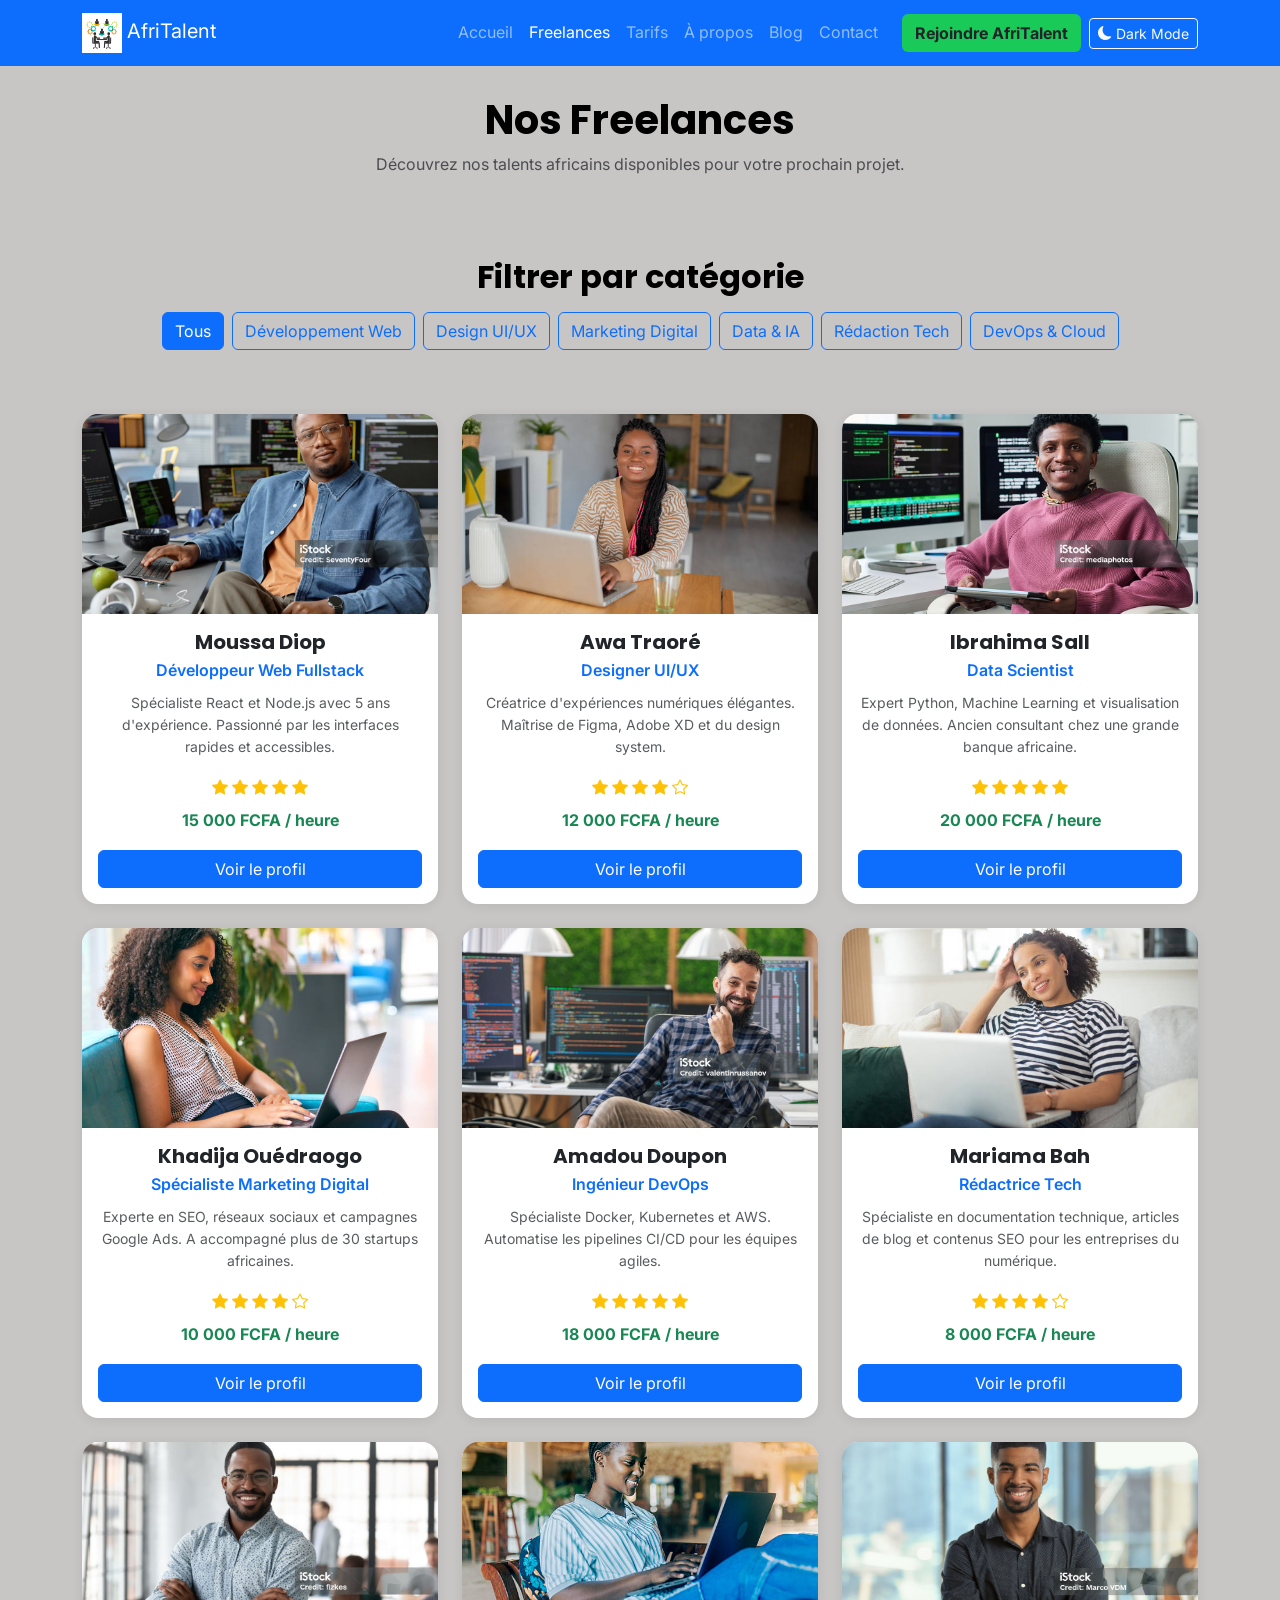
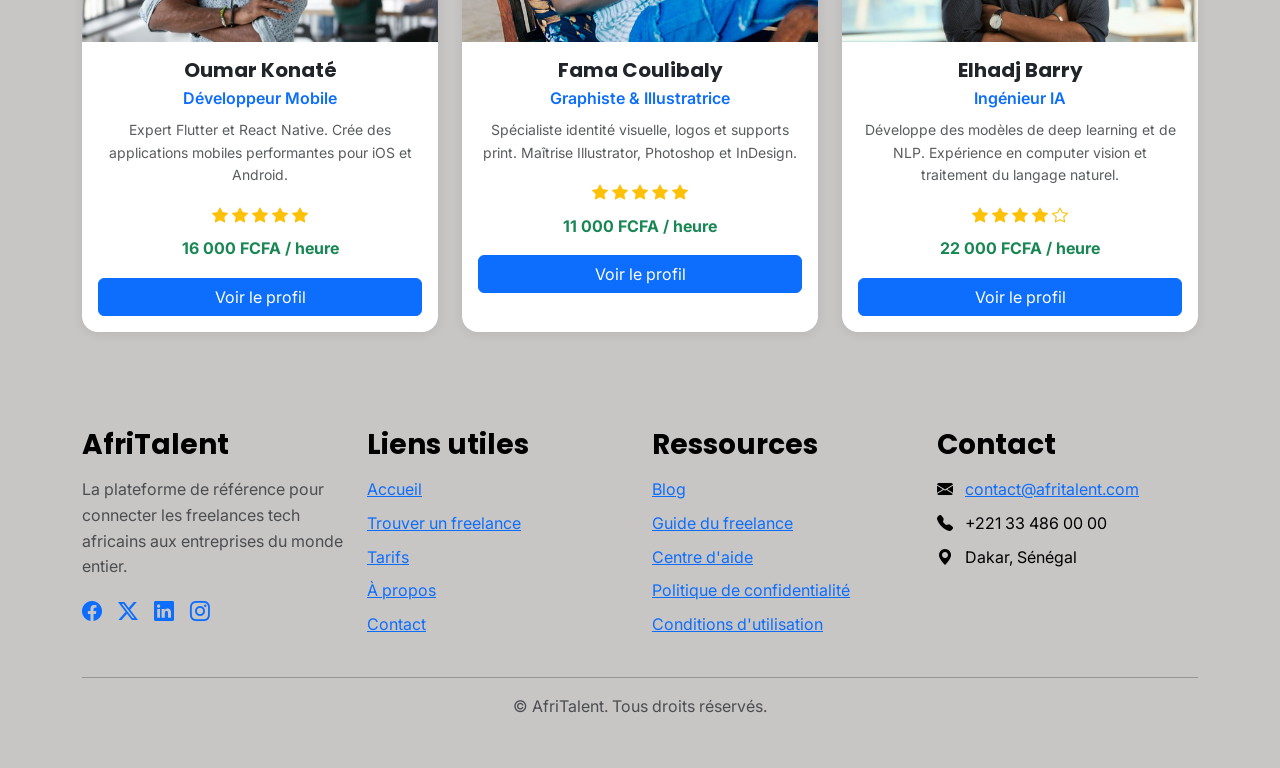
<file: freelances.html>
<!DOCTYPE html>
<html lang="fr">
<head>
  <meta charset="UTF-8">
  <meta name="viewport" content="width=device-width, initial-scale=1.0">
  <title>AfriTalent — Freelances</title>
  <link href="https://cdn.jsdelivr.net/npm/bootstrap@5.3.0/dist/css/bootstrap.min.css" rel="stylesheet">
  <link rel="stylesheet" href="https://cdn.jsdelivr.net/npm/bootstrap-icons@1.11.0/font/bootstrap-icons.css">
  <link rel="stylesheet" href="CSS/style.css">
  <link href="https://fonts.googleapis.com/css2?family=Poppins:wght@400;600;700&family=Inter:wght@400;500&display=swap" rel="stylesheet">
</head>
<body>

  <!-- Navigation (identique à index.html) -->
  <nav class="navbar navbar-expand-lg navbar-dark bg-primary fixed-top" id="mainNavbar">
    <div class="container">
      <a class="navbar-brand" href="index.html">
  <img src="IMAGES/logoAfri.jpg" alt="Logo AfriTalent" width="40" height="40">
  AfriTalent
</a>
      <button class="navbar-toggler" type="button"
        data-bs-toggle="collapse"
        data-bs-target="#navMenu"
        aria-controls="navMenu"
        aria-expanded="false"
        aria-label="Ouvrir le menu">
        <span class="navbar-toggler-icon"></span>
      </button>
      <div class="collapse navbar-collapse" id="navMenu">
        <ul class="navbar-nav ms-auto align-items-center">
          <li class="nav-item"><a class="nav-link" href="index.html">Accueil</a></li>
          <li class="nav-item"><a class="nav-link active" href="freelances.html">Freelances</a></li>
          <li class="nav-item"><a class="nav-link" href="tarifs.html">Tarifs</a></li>
          <li class="nav-item"><a class="nav-link" href="about.html">À propos</a></li>
          <li class="nav-item"><a class="nav-link" href="blog.html">Blog</a></li>
          <li class="nav-item"><a class="nav-link" href="contact.html">Contact</a></li>
          <li class="nav-item ms-3">
            <a class="btn btn-warnin fw-bold" href="contact.html">Rejoindre AfriTalent</a>
          </li>
          <li class="nav-item ms-2">
            <button id="darkModeToggle" class="btn btn-outline-light btn-sm" aria-label="Activer le mode sombre">
              <i class="bi bi-moon-fill"></i> Dark Mode
             </button>
             </li>
        </ul>
      </div>
    </div>
  </nav>
  <main>
    <section id="freelances-header" class="py-5 mt-5">
      <div class="container text-center">
        <h1 class="fw-bold">Nos Freelances</h1>
        <p class="text-muted">
          Découvrez nos talents africains disponibles pour votre prochain projet.
        </p>
      </div>
    </section>

    <!-- Barre de filtres -->
    <section id="filtres" class="py-3">
      <div class="container">
      <h2 class="text-center fw-bold mb-3">Filtrer par catégorie</h2>
        <div class="d-flex flex-wrap gap-2 justify-content-center">

          <!-- Les boutons de filtre : data-categorie sera utilisé par le JS plus tard -->
          <button class="btn btn-primary filtre-btn" data-categorie="tous">
            Tous
          </button>
          <button class="btn btn-outline-primary filtre-btn" data-categorie="dev-web">
            Développement Web
          </button>
          <button class="btn btn-outline-primary filtre-btn" data-categorie="design">
            Design UI/UX
          </button>
          <button class="btn btn-outline-primary filtre-btn" data-categorie="marketing">
            Marketing Digital
          </button>
          <button class="btn btn-outline-primary filtre-btn" data-categorie="data-ia">
            Data &amp; IA
          </button>
          <button class="btn btn-outline-primary filtre-btn" data-categorie="redaction">
            Rédaction Tech
          </button>
          <button class="btn btn-outline-primary filtre-btn" data-categorie="devops">
            DevOps &amp; Cloud
          </button>

        </div>
      </div>
    </section>

    <!-- Grille de profils freelances -->
    <section id="grille-freelances" class="py-5">
      <div class="container">
        <h2 class="visually-hidden">Liste des freelances</h2>
        <div class="row g-4" id="freelances-container">

          <!-- Profil 1 -->
          <div class="col-lg-4 col-md-6" data-categorie="dev-web">
            <article class="freelance-card card h-100" aria-label="Profil de Moussa Diop">
              <img
                src="IMAGES/Free.jpg"
                alt="Photo de Moussa Diop, développeur web fullstack"
                class="card-img-top freelance-avatar">
              <div class="card-body text-center">
                <h2 class="fs-5 fw-bold mb-1">Moussa Diop</h2>
                <p class="text-primary fw-semibold mb-2">Développeur Web Fullstack</p>
                <p class="text-muted small mb-3">
                  Spécialiste React et Node.js avec 5 ans d'expérience. 
                  Passionné par les interfaces rapides et accessibles.
                </p>
                <!-- Note étoiles -->
                <div class="mb-2" role="img" aria-label="Note : 5 étoiles sur 5">
                  <i class="bi bi-star-fill text-warning" aria-hidden="true"></i>
                  <i class="bi bi-star-fill text-warning" aria-hidden="true"></i>
                  <i class="bi bi-star-fill text-warning" aria-hidden="true"></i>
                  <i class="bi bi-star-fill text-warning" aria-hidden="true"></i>
                  <i class="bi bi-star-fill text-warning" aria-hidden="true"></i>
                </div>
                <p class="fw-bold text-success mb-3">15 000 FCFA / heure</p>
                <a href="#" class="btn btn-primary w-100">Voir le profil</a>
              </div>
            </article>
          </div>

          <!-- Profil 2 -->
          <div class="col-lg-4 col-md-6" data-categorie="design">
            <article class="freelance-card card h-100" aria-label="Profil de Awa Traoré">
              <img
                src="IMAGES/freelanf.jpg"
                alt="Photo de Awa Traoré, designer UI/UX"
                class="card-img-top freelance-avatar">
              <div class="card-body text-center">
                <h2 class="fs-5 fw-bold mb-1">Awa Traoré</h2>
                <p class="text-primary fw-semibold mb-2">Designer UI/UX</p>
                <p class="text-muted small mb-3">
                  Créatrice d'expériences numériques élégantes. 
                  Maîtrise de Figma, Adobe XD et du design system.
                </p>
                <div class="mb-2" role="img" aria-label="Note : 4 étoiles sur 5">
                  <i class="bi bi-star-fill text-warning" aria-hidden="true"></i>
                  <i class="bi bi-star-fill text-warning" aria-hidden="true"></i>
                  <i class="bi bi-star-fill text-warning" aria-hidden="true"></i>
                  <i class="bi bi-star-fill text-warning" aria-hidden="true"></i>
                  <i class="bi bi-star text-warning" aria-hidden="true"></i>
                </div>
                <p class="fw-bold text-success mb-3">12 000 FCFA / heure</p>
                <a href="#" class="btn btn-primary w-100">Voir le profil</a>
              </div>
            </article>
          </div>

          <!-- Profil 3 -->
          <div class="col-lg-4 col-md-6" data-categorie="data-ia">
            <article class="freelance-card card h-100" aria-label="Profil de Ibrahima Sall">
              <img
                src="IMAGES/freela.jpg"
                alt="Photo de Ibrahima Sall, data scientist"
                class="card-img-top freelance-avatar">
              <div class="card-body text-center">
                <h2 class="fs-5 fw-bold mb-1">Ibrahima Sall</h2>
                <p class="text-primary fw-semibold mb-2">Data Scientist</p>
                <p class="text-muted small mb-3">
                  Expert Python, Machine Learning et visualisation de données. 
                  Ancien consultant chez une grande banque africaine.
                </p>
                <div class="mb-2" role="img" aria-label="Note : 5 étoiles sur 5">
                  <i class="bi bi-star-fill text-warning" aria-hidden="true"></i>
                  <i class="bi bi-star-fill text-warning" aria-hidden="true"></i>
                  <i class="bi bi-star-fill text-warning" aria-hidden="true"></i>
                  <i class="bi bi-star-fill text-warning" aria-hidden="true"></i>
                  <i class="bi bi-star-fill text-warning" aria-hidden="true"></i>
                </div>
                <p class="fw-bold text-success mb-3">20 000 FCFA / heure</p>
                <a href="#" class="btn btn-primary w-100">Voir le profil</a>
              </div>
            </article>
          </div>

          <!-- Profil 4 -->
          <div class="col-lg-4 col-md-6" data-categorie="marketing">
            <article class="freelance-card card h-100" aria-label="Profil de Khadija Ouédraogo">
              <img
                src="IMAGES/freeell.jpg"
                alt="Photo de Khadija Ouédraogo, spécialiste marketing digital"
                class="card-img-top freelance-avatar">
              <div class="card-body text-center">
                <h2 class="fs-5 fw-bold mb-1">Khadija Ouédraogo</h2>
                <p class="text-primary fw-semibold mb-2">Spécialiste Marketing Digital</p>
                <p class="text-muted small mb-3">
                  Experte en SEO, réseaux sociaux et campagnes Google Ads. 
                  A accompagné plus de 30 startups africaines.
                </p>
                <div class="mb-2" role="img" aria-label="Note : 4 étoiles sur 5">
                  <i class="bi bi-star-fill text-warning" aria-hidden="true"></i>
                  <i class="bi bi-star-fill text-warning" aria-hidden="true"></i>
                  <i class="bi bi-star-fill text-warning" aria-hidden="true"></i>
                  <i class="bi bi-star-fill text-warning" aria-hidden="true"></i>
                  <i class="bi bi-star text-warning" aria-hidden="true"></i>
                </div>
                <p class="fw-bold text-success mb-3">10 000 FCFA / heure</p>
                <a href="#" class="btn btn-primary w-100">Voir le profil</a>
              </div>
            </article>
          </div>

          <!-- Profil 5 -->
          <div class="col-lg-4 col-md-6" data-categorie="devops">
            <article class="freelance-card card h-100" aria-label="Profil de Sekou Camara">
              <img
                src="IMAGES/freelan.jpg"
                alt="Photo de Amadou Doupon, ingénieur DevOps"
                class="card-img-top freelance-avatar">
              <div class="card-body text-center">
                <h2 class="fs-5 fw-bold mb-1">Amadou Doupon</h2>
                <p class="text-primary fw-semibold mb-2">Ingénieur DevOps</p>
                <p class="text-muted small mb-3">
                  Spécialiste Docker, Kubernetes et AWS. 
                  Automatise les pipelines CI/CD pour les équipes agiles.
                </p>
                <div class="mb-2" role="img" aria-label="Note : 5 étoiles sur 5">
                  <i class="bi bi-star-fill text-warning" aria-hidden="true"></i>
                  <i class="bi bi-star-fill text-warning" aria-hidden="true"></i>
                  <i class="bi bi-star-fill text-warning" aria-hidden="true"></i>
                  <i class="bi bi-star-fill text-warning" aria-hidden="true"></i>
                  <i class="bi bi-star-fill text-warning" aria-hidden="true"></i>
                </div>
                <p class="fw-bold text-success mb-3">18 000 FCFA / heure</p>
                <a href="#" class="btn btn-primary w-100">Voir le profil</a>
              </div>
            </article>
          </div>
          <!-- Profil 6 -->
          <div class="col-lg-4 col-md-6" data-categorie="redaction">
            <article class="freelance-card card h-100" aria-label="Profil de Mariama Bah">
              <img
                src="IMAGES/freelll.jpg"
                alt="Photo de Mariama Bah, rédactrice tech"
                class="card-img-top freelance-avatar">
              <div class="card-body text-center">
                <h2 class="fs-5 fw-bold mb-1">Mariama Bah</h2>
                <p class="text-primary fw-semibold mb-2">Rédactrice Tech</p>
                <p class="text-muted small mb-3">
                  Spécialiste en documentation technique, articles de blog 
                  et contenus SEO pour les entreprises du numérique.
                </p>
                <div class="mb-2" role="img" aria-label="Note : 4 étoiles sur 5">
                  <i class="bi bi-star-fill text-warning" aria-hidden="true"></i>
                  <i class="bi bi-star-fill text-warning" aria-hidden="true"></i>
                  <i class="bi bi-star-fill text-warning" aria-hidden="true"></i>
                  <i class="bi bi-star-fill text-warning" aria-hidden="true"></i>
                  <i class="bi bi-star text-warning" aria-hidden="true"></i>
                </div>
                <p class="fw-bold text-success mb-3">8 000 FCFA / heure</p>
                <a href="#" class="btn btn-primary w-100">Voir le profil</a>
              </div>
            </article>
          </div>

          <!-- Profil 7 -->
          <div class="col-lg-4 col-md-6" data-categorie="dev-web">
            <article class="freelance-card card h-100" aria-label="Profil de Oumar Konaté">
              <img
                src="IMAGES/freelance.jpg"
                alt="Photo de Oumar Konaté, développeur mobile"
                class="card-img-top freelance-avatar">
              <div class="card-body text-center">
                <h2 class="fs-5 fw-bold mb-1">Oumar Konaté</h2>
                <p class="text-primary fw-semibold mb-2">Développeur Mobile</p>
                <p class="text-muted small mb-3">
                  Expert Flutter et React Native. Crée des applications 
                  mobiles performantes pour iOS et Android.
                </p>
                <div class="mb-2" role="img" aria-label="Note : 5 étoiles sur 5">
                  <i class="bi bi-star-fill text-warning" aria-hidden="true"></i>
                  <i class="bi bi-star-fill text-warning" aria-hidden="true"></i>
                  <i class="bi bi-star-fill text-warning" aria-hidden="true"></i>
                  <i class="bi bi-star-fill text-warning" aria-hidden="true"></i>
                  <i class="bi bi-star-fill text-warning" aria-hidden="true"></i>
                </div>
                <p class="fw-bold text-success mb-3">16 000 FCFA / heure</p>
                <a href="#" class="btn btn-primary w-100">Voir le profil</a>
              </div>
            </article>
          </div>

          <!-- Profil 8 -->
          <div class="col-lg-4 col-md-6" data-categorie="design">
            <article class="freelance-card card h-100" aria-label="Profil de Nadia Coulibaly">
              <img
                src="IMAGES/freeef.jpg"
                alt="Photo de Nadia Coulibaly, graphiste"
                class="card-img-top freelance-avatar">
              <div class="card-body text-center">
                <h2 class="fs-5 fw-bold mb-1">Fama Coulibaly</h2>
                <p class="text-primary fw-semibold mb-2">Graphiste &amp; Illustratrice</p>
                <p class="text-muted small mb-3">
                  Spécialiste identité visuelle, logos et supports print. 
                  Maîtrise Illustrator, Photoshop et InDesign.
                </p>
                <div class="mb-2" role="img" aria-label="Note : 5 étoiles sur 5">
                  <i class="bi bi-star-fill text-warning" aria-hidden="true"></i>
                  <i class="bi bi-star-fill text-warning" aria-hidden="true"></i>
                  <i class="bi bi-star-fill text-warning" aria-hidden="true"></i>
                  <i class="bi bi-star-fill text-warning" aria-hidden="true"></i>
                  <i class="bi bi-star-fill text-warning" aria-hidden="true"></i>
                </div>
                <p class="fw-bold text-success mb-3">11 000 FCFA / heure</p>
                <a href="#" class="btn btn-primary w-100">Voir le profil</a>
              </div>
            </article>
          </div>

          <!-- Profil 9 -->
          <div class="col-lg-4 col-md-6" data-categorie="data-ia">
            <article class="freelance-card card h-100" aria-label="Profil de Abdou Ndiaye">
              <img
                src="IMAGES/freell.jpg"
                alt="Photo de Elhadj Barry, ingénieur IA"
                class="card-img-top freelance-avatar">
              <div class="card-body text-center">
                <h2 class="fs-5 fw-bold mb-1">Elhadj Barry</h2>
                <p class="text-primary fw-semibold mb-2">Ingénieur IA</p>
                <p class="text-muted small mb-3">
                  Développe des modèles de deep learning et de NLP. 
                  Expérience en computer vision et traitement du langage naturel.
                </p>
                <div class="mb-2" role="img" aria-label="Note : 4 étoiles sur 5">
                  <i class="bi bi-star-fill text-warning" aria-hidden="true"></i>
                  <i class="bi bi-star-fill text-warning" aria-hidden="true"></i>
                  <i class="bi bi-star-fill text-warning" aria-hidden="true"></i>
                  <i class="bi bi-star-fill text-warning" aria-hidden="true"></i>
                  <i class="bi bi-star text-warning" aria-hidden="true"></i>
                </div>
                <p class="fw-bold text-success mb-3">22 000 FCFA / heure</p>
                <a href="#" class="btn btn-primary w-100">Voir le profil</a>
              </div>
            </article>
          </div>
        </div>
      </div>
    </section>
  </main>
  
  <footer class="py-5">
    <div class="container">
      <div class="row g-4">
        <div class="col-lg-3 col-md-6">
          <h3 class="fw-bold mb-3">AfriTalent</h3>
          <p class="text-muted">
            La plateforme de référence pour connecter les freelances 
            tech africains aux entreprises du monde entier.
          </p>
          <div class="d-flex gap-3 mt-3">
            <a href="#" aria-label="Facebook AfriTalent"><i class="bi bi-facebook fs-5" aria-hidden="true"></i></a>
            <a href="#" aria-label="Twitter AfriTalent"><i class="bi bi-twitter-x fs-5" aria-hidden="true"></i></a>
            <a href="#" aria-label="LinkedIn AfriTalent"><i class="bi bi-linkedin fs-5" aria-hidden="true"></i></a>
            <a href="#" aria-label="Instagram AfriTalent"><i class="bi bi-instagram fs-5" aria-hidden="true"></i></a>
          </div>
        </div>
        <div class="col-lg-3 col-md-6">
          <h3 class="fw-bold mb-3">Liens utiles</h3>
          <ul class="list-unstyled">
            <li class="mb-2"><a href="index.html">Accueil</a></li>
            <li class="mb-2"><a href="freelances.html">Trouver un freelance</a></li>
            <li class="mb-2"><a href="tarifs.html">Tarifs</a></li>
            <li class="mb-2"><a href="about.html">À propos</a></li>
            <li class="mb-2"><a href="contact.html">Contact</a></li>
          </ul>
        </div>
        <div class="col-lg-3 col-md-6">
          <h3 class="fw-bold mb-3">Ressources</h3>
          <ul class="list-unstyled">
            <li class="mb-2"><a href="blog.html">Blog</a></li>
            <li class="mb-2"><a href="#">Guide du freelance</a></li>
            <li class="mb-2"><a href="#">Centre d'aide</a></li>
            <li class="mb-2"><a href="#">Politique de confidentialité</a></li>
            <li class="mb-2"><a href="#">Conditions d'utilisation</a></li>
          </ul>
        </div>
        <div class="col-lg-3 col-md-6">
          <h3 class="fw-bold mb-3">Contact</h3>
          <ul class="list-unstyled">
            <li class="mb-2">
              <i class="bi bi-envelope-fill me-2" aria-hidden="true"></i>
              <a href="mailto:contact@afritalent.com">contact@afritalent.com</a>
            </li>
            <li class="mb-2">
              <i class="bi bi-telephone-fill me-2" aria-hidden="true"></i>
              <span>+221 33 486 00 00</span>
            </li>
            <li class="mb-2">
              <i class="bi bi-geo-alt-fill me-2" aria-hidden="true"></i>
              <span>Dakar, Sénégal</span>
            </li>
          </ul>
        </div>
      </div>
      <hr class="mt-4">
      <p class="text-center text-muted mb-0">
        &copy; <span id="annee"></span> AfriTalent. Tous droits réservés.
      </p>
    </div>
  </footer>
  <button id="backToTop" aria-label="Retour en haut de la page">
     <i class="bi bi-arrow-up-short"></i>
  </button>
  <script src="https://cdn.jsdelivr.net/npm/bootstrap@5.3.0/dist/js/bootstrap.bundle.min.js"></script>
  <script src="JS/main.js"></script>
</body>
</html>
</file>
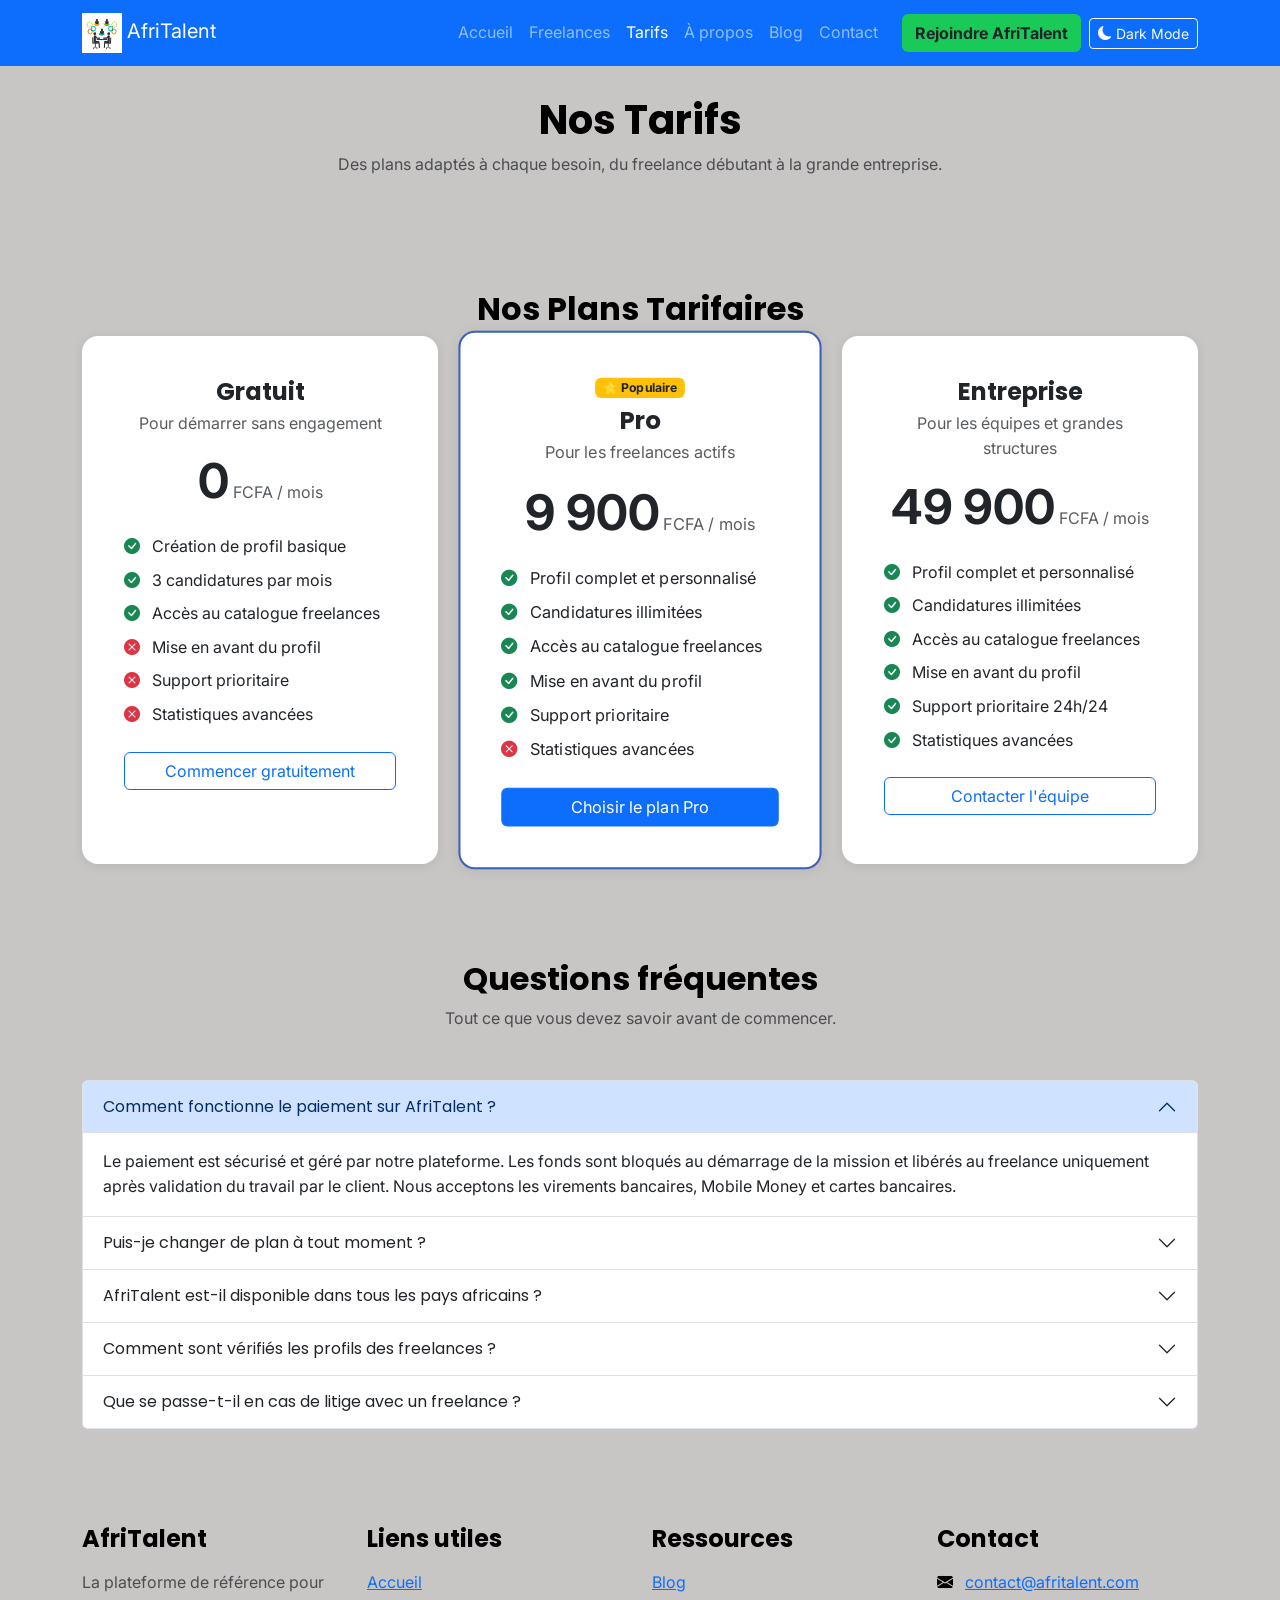
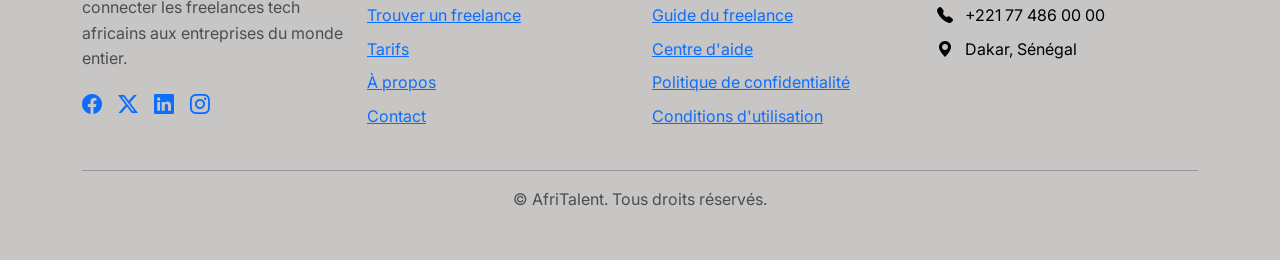
<file: tarifs.html>
<!DOCTYPE html>
<html lang="fr">
<head>
  <meta charset="UTF-8">
  <meta name="viewport" content="width=device-width, initial-scale=1.0">
  <title>AfriTalent — Tarifs</title>
  <link href="https://cdn.jsdelivr.net/npm/bootstrap@5.3.0/dist/css/bootstrap.min.css" rel="stylesheet">
  <link rel="stylesheet" href="https://cdn.jsdelivr.net/npm/bootstrap-icons@1.11.0/font/bootstrap-icons.css">
  <link rel="stylesheet" href="CSS/style.css">
  <link href="https://fonts.googleapis.com/css2?family=Poppins:wght@400;600;700&family=Inter:wght@400;500&display=swap" rel="stylesheet">
</head>
<body>
  <!-- Navigation -->
  <nav class="navbar navbar-expand-lg navbar-dark bg-primary fixed-top" id="mainNavbar">
    <div class="container">
      <a class="navbar-brand" href="index.html">
<img src="IMAGES/logoAfri.jpg" alt="Logo AfriTalent" width="40" height="40">
  AfriTalent
</a>
      <button class="navbar-toggler" type="button"
        data-bs-toggle="collapse"
        data-bs-target="#navMenu"
        aria-controls="navMenu"
        aria-expanded="false"
        aria-label="Ouvrir le menu">
        <span class="navbar-toggler-icon"></span>
      </button>
      <div class="collapse navbar-collapse" id="navMenu">
        <ul class="navbar-nav ms-auto align-items-center">
          <li class="nav-item"><a class="nav-link" href="index.html">Accueil</a></li>
          <li class="nav-item"><a class="nav-link" href="freelances.html">Freelances</a></li>
          <li class="nav-item"><a class="nav-link active" href="tarifs.html">Tarifs</a></li>
          <li class="nav-item"><a class="nav-link" href="about.html">À propos</a></li>
          <li class="nav-item"><a class="nav-link" href="blog.html">Blog</a></li>
          <li class="nav-item"><a class="nav-link" href="contact.html">Contact</a></li>
          <li class="nav-item ms-3">
            <a class="btn btn-warnin fw-bold" href="contact.html">Rejoindre AfriTalent</a>
          </li>
          <li class="nav-item ms-2">
            <button id="darkModeToggle" class="btn btn-outline-light btn-sm" aria-label="Activer le mode sombre">
              <i class="bi bi-moon-fill"></i> Dark Mode
             </button>
        </ul>
      </div>
    </div>
  </nav>
  <main>
    <!-- En-tête de la page -->
    <section id="tarifs-header" class="py-5 mt-5">
      <div class="container text-center">
        <h1 class="fw-bold">Nos Tarifs</h1>
        <p class="text-muted">
          Des plans adaptés à chaque besoin, du freelance débutant à la grande entreprise.
        </p>
      </div>
    </section>
    <!-- Section Plans tarifaires -->
    <section id="plans" class="py-5">
      <div class="container">
        <h2 class="text-center fw-bold mb-2">Nos Plans Tarifaires</h2>
        <div class="row g-4 justify-content-center">
          <!-- Plan Gratuit -->
          <div class="col-lg-4 col-md-6">
            <article class="plan-card card h-100 text-center p-4" aria-label="Plan Gratuit">
              <div class="card-body">
                <h2 class="fs-4 fw-bold mb-1">Gratuit</h2>
                <p class="text-muted mb-3">Pour démarrer sans engagement</p>
                <div class="plan-prix mb-4">
                  <span class="display-5 fw-bold">0</span>
                  <span class="text-muted"> FCFA / mois</span>
                </div>
                <ul class="list-unstyled text-start mb-4">
                  <li class="mb-2">
                    <i class="bi bi-check-circle-fill text-success me-2" aria-hidden="true"></i>
                    Création de profil basique
                  </li>
                  <li class="mb-2">
                    <i class="bi bi-check-circle-fill text-success me-2" aria-hidden="true"></i>
                    3 candidatures par mois
                  </li>
                  <li class="mb-2">
                    <i class="bi bi-check-circle-fill text-success me-2" aria-hidden="true"></i>
                    Accès au catalogue freelances
                  </li>
                  <li class="mb-2">
                    <i class="bi bi-x-circle-fill text-danger me-2" aria-hidden="true"></i>
                    Mise en avant du profil
                  </li>
                  <li class="mb-2">
                    <i class="bi bi-x-circle-fill text-danger me-2" aria-hidden="true"></i>
                    Support prioritaire
                  </li>
                  <li class="mb-2">
                    <i class="bi bi-x-circle-fill text-danger me-2" aria-hidden="true"></i>
                    Statistiques avancées
                  </li>
                </ul>
                <a href="contact.html" class="btn btn-outline-primary w-100">
                  Commencer gratuitement
                </a>
              </div>
            </article>
          </div>
          <!-- Plan Pro (recommandé) -->
          <div class="col-lg-4 col-md-6">
            <article class="plan-card plan-card--populaire card h-100 text-center p-4"
              aria-label="Plan Pro — Plan recommandé">
              <div class="card-body">
                <span class="badge bg-warning text-dark mb-2">⭐ Populaire</span>
                <h2 class="fs-4 fw-bold mb-1">Pro</h2>
                <p class="text-muted mb-3">Pour les freelances actifs</p>
                <div class="plan-prix mb-4">
                  <span class="display-5 fw-bold">9 900</span>
                  <span class="text-muted"> FCFA / mois</span>
                </div>
                <ul class="list-unstyled text-start mb-4">
                  <li class="mb-2">
                    <i class="bi bi-check-circle-fill text-success me-2" aria-hidden="true"></i>
                    Profil complet et personnalisé
                  </li>
                  <li class="mb-2">
                    <i class="bi bi-check-circle-fill text-success me-2" aria-hidden="true"></i>
                    Candidatures illimitées
                  </li>
                  <li class="mb-2">
                    <i class="bi bi-check-circle-fill text-success me-2" aria-hidden="true"></i>
                    Accès au catalogue freelances
                  </li>
                  <li class="mb-2">
                    <i class="bi bi-check-circle-fill text-success me-2" aria-hidden="true"></i>
                    Mise en avant du profil
                  </li>
                  <li class="mb-2">
                    <i class="bi bi-check-circle-fill text-success me-2" aria-hidden="true"></i>
                    Support prioritaire
                  </li>
                  <li class="mb-2">
                    <i class="bi bi-x-circle-fill text-danger me-2" aria-hidden="true"></i>
                    Statistiques avancées
                  </li>
                </ul>
                <a href="contact.html" class="btn btn-primary w-100">
                  Choisir le plan Pro
                </a>
              </div>
            </article>
          </div>

          <!-- Plan Entreprise -->
          <div class="col-lg-4 col-md-6">
            <article class="plan-card card h-100 text-center p-4" aria-label="Plan Entreprise">
              <div class="card-body">
                <h2 class="fs-4 fw-bold mb-1">Entreprise</h2>
                <p class="text-muted mb-3">Pour les équipes et grandes structures</p>
                <div class="plan-prix mb-4">
                  <span class="display-5 fw-bold">49 900</span>
                  <span class="text-muted"> FCFA / mois</span>
                </div>
                <ul class="list-unstyled text-start mb-4">
                  <li class="mb-2">
                    <i class="bi bi-check-circle-fill text-success me-2" aria-hidden="true"></i>
                    Profil complet et personnalisé
                  </li>
                  <li class="mb-2">
                    <i class="bi bi-check-circle-fill text-success me-2" aria-hidden="true"></i>
                    Candidatures illimitées
                  </li>
                  <li class="mb-2">
                    <i class="bi bi-check-circle-fill text-success me-2" aria-hidden="true"></i>
                    Accès au catalogue freelances
                  </li>
                  <li class="mb-2">
                    <i class="bi bi-check-circle-fill text-success me-2" aria-hidden="true"></i>
                    Mise en avant du profil
                  </li>
                  <li class="mb-2">
                    <i class="bi bi-check-circle-fill text-success me-2" aria-hidden="true"></i>
                    Support prioritaire 24h/24
                  </li>
                  <li class="mb-2">
                    <i class="bi bi-check-circle-fill text-success me-2" aria-hidden="true"></i>
                    Statistiques avancées
                  </li>
                </ul>
                <a href="contact.html" class="btn btn-outline-primary w-100">
                  Contacter l'équipe
                </a>
              </div>
            </article>
          </div>
        </div>
      </div>
    </section>
    <!-- Section FAQ en Accordion Bootstrap -->
    <section id="faq" class="py-5">
      <div class="container">

        <h2 class="text-center fw-bold mb-2">Questions fréquentes</h2>
        <p class="text-center text-muted mb-5">
          Tout ce que vous devez savoir avant de commencer.
        </p>

        <div class="accordion" id="accordionFAQ">

          <!-- Question 1 -->
          <div class="accordion-item">
            <h3 class="accordion-header" id="faq1">
              <button class="accordion-button" type="button"
                data-bs-toggle="collapse"
                data-bs-target="#reponseFaq1"
                aria-expanded="true"
                aria-controls="reponseFaq1">
                Comment fonctionne le paiement sur AfriTalent ?
              </button>
            </h3>
            <div id="reponseFaq1" role="region" class="accordion-collapse collapse show"
               aria-labelledby="faq1" data-bs-parent="#accordionFAQ">
              <div class="accordion-body">
                Le paiement est sécurisé et géré par notre plateforme.
                Les fonds sont bloqués au démarrage de la mission et
                libérés au freelance uniquement après validation du travail
                par le client. Nous acceptons les virements bancaires,
                Mobile Money et cartes bancaires.
              </div>
            </div>
          </div>
          <!-- Question 2 -->
          <div class="accordion-item">
            <h3 class="accordion-header" id="faq2">
              <button class="accordion-button collapsed" type="button"
                data-bs-toggle="collapse"
                data-bs-target="#reponseFaq2"
                aria-expanded="false"
                aria-controls="reponseFaq2">
                Puis-je changer de plan à tout moment ?
              </button>
            </h3>
            <div id="reponseFaq2" role="region" class="accordion-collapse collapse"
              aria-labelledby="faq2" data-bs-parent="#accordionFAQ">
              <div class="accordion-body">
                Oui, vous pouvez passer à un plan supérieur ou inférieur
                à tout moment depuis votre espace personnel.
                Le changement prend effet immédiatement et la facturation
                est ajustée au prorata du mois en cours.
              </div>
            </div>
          </div>
          <!-- Question 3 -->
          <div class="accordion-item">
            <h3 class="accordion-header" id="faq3">
              <button class="accordion-button collapsed" type="button"
                data-bs-toggle="collapse"
                data-bs-target="#reponseFaq3"
                aria-expanded="false"
                aria-controls="reponseFaq3">
                AfriTalent est-il disponible dans tous les pays africains ?
              </button>
            </h3>
            <div id="reponseFaq3" role="region" class="accordion-collapse collapse"
              aria-labelledby="faq3" data-bs-parent="#accordionFAQ">
              <div class="accordion-body">
                AfriTalent est actuellement disponible dans 32 pays africains.
                Nous couvrons l'Afrique de l'Ouest, l'Afrique Centrale et
                l'Afrique de l'Est. L'expansion vers l'Afrique du Nord et
                l'Afrique Australe est prévue pour fin 2026.
              </div>
            </div>
          </div>
          <!-- Question 4 -->
          <div class="accordion-item">
            <h3 class="accordion-header" id="faq4">
              <button class="accordion-button collapsed" type="button"
                data-bs-toggle="collapse"
                data-bs-target="#reponseFaq4"
                aria-expanded="false"
                aria-controls="reponseFaq4">
                Comment sont vérifiés les profils des freelances ?
              </button>
            </h3>
            <div id="reponseFaq4" role="region" class="accordion-collapse collapse"
              aria-labelledby="faq4" data-bs-parent="#accordionFAQ">
              <div class="accordion-body">
                Chaque freelance passe par un processus de vérification
                en trois étapes : validation de l'identité, test de compétences
                en ligne et vérification des références. Les profils vérifiés
                affichent un badge de confiance visible par les clients.
              </div>
            </div>
          </div>
          <!-- Question 5 -->
          <div class="accordion-item">
            <h3 class="accordion-header" id="faq5">
              <button class="accordion-button collapsed" type="button"
                data-bs-toggle="collapse"
                data-bs-target="#reponseFaq5"
                aria-expanded="false"
                aria-controls="reponseFaq5">
                Que se passe-t-il en cas de litige avec un freelance ?
              </button>
            </h3>
            <div id="reponseFaq5" role="region" class="accordion-collapse collapse"
              aria-labelledby="faq5" data-bs-parent="#accordionFAQ">
              <div class="accordion-body">
                AfriTalent dispose d'une équipe de médiation dédiée.
                En cas de litige, les deux parties peuvent soumettre leurs
                arguments et preuves. Notre équipe rend une décision sous
                72 heures. Les fonds restent bloqués pendant toute la durée
                du litige pour protéger les deux parties.
              </div>
            </div>
          </div>
        </div><!-- fin accordion -->
      </div>
    </section>
  </main>
  <!-- Footer -->
  <footer class="py-5">
    <div class="container">
      <div class="row g-4">
        <div class="col-lg-3 col-md-6">
          <h4 class="fw-bold mb-3">AfriTalent</h4>
          <p class="text-muted">
            La plateforme de référence pour connecter les freelances
            tech africains aux entreprises du monde entier.
          </p>
          <div class="d-flex gap-3 mt-3">
            <a href="#" aria-label="Facebook AfriTalent"><i class="bi bi-facebook fs-5" aria-hidden="true"></i></a>
            <a href="#" aria-label="Twitter AfriTalent"><i class="bi bi-twitter-x fs-5" aria-hidden="true"></i></a>
            <a href="#" aria-label="LinkedIn AfriTalent"><i class="bi bi-linkedin fs-5" aria-hidden="true"></i></a>
            <a href="#" aria-label="Instagram AfriTalent"><i class="bi bi-instagram fs-5" aria-hidden="true"></i></a>
          </div>
        </div>
        <div class="col-lg-3 col-md-6">
          <h4 class="fw-bold mb-3">Liens utiles</h4>
          <ul class="list-unstyled">
            <li class="mb-2"><a href="index.html">Accueil</a></li>
            <li class="mb-2"><a href="freelances.html">Trouver un freelance</a></li>
            <li class="mb-2"><a href="tarifs.html">Tarifs</a></li>
            <li class="mb-2"><a href="about.html">À propos</a></li>
            <li class="mb-2"><a href="contact.html">Contact</a></li>
          </ul>
        </div>
        <div class="col-lg-3 col-md-6">
          <h4 class="fw-bold mb-3">Ressources</h4>
          <ul class="list-unstyled">
            <li class="mb-2"><a href="blog.html">Blog</a></li>
            <li class="mb-2"><a href="#">Guide du freelance</a></li>
            <li class="mb-2"><a href="#">Centre d'aide</a></li>
            <li class="mb-2"><a href="#">Politique de confidentialité</a></li>
            <li class="mb-2"><a href="#">Conditions d'utilisation</a></li>
          </ul>
        </div>
        <div class="col-lg-3 col-md-6">
          <h4 class="fw-bold mb-3">Contact</h4>
          <ul class="list-unstyled">
            <li class="mb-2">
              <i class="bi bi-envelope-fill me-2" aria-hidden="true"></i>
              <a href="mailto:contact@afritalent.com">contact@afritalent.com</a>
            </li>
            <li class="mb-2">
              <i class="bi bi-telephone-fill me-2" aria-hidden="true"></i>
              <span>+221 77 486 00 00</span>
            </li>
            <li class="mb-2">
              <i class="bi bi-geo-alt-fill me-2" aria-hidden="true"></i>
              <span>Dakar, Sénégal</span>
            </li>
          </ul>
        </div>
      </div>
      <hr class="mt-4">
      <p class="text-center text-muted mb-0">
        &copy; <span id="annee"></span> AfriTalent. Tous droits réservés.
      </p>
    </div>
  </footer>
     <button id="backToTop" aria-label="Retour en haut de la page">
     <i class="bi bi-arrow-up-short"></i>
  </button>
  <script src="https://cdn.jsdelivr.net/npm/bootstrap@5.3.0/dist/js/bootstrap.bundle.min.js"></script>
  <script src="JS/main.js"></script>

</body>
</html>
</file>
<file: CSS/style.css>
/* VARIABLES ET CONFIGURATIONS GLOBALES  */

:root {
  --color-primary:  #3961b7;
  --color-secondary: #1bd24cec;
  --color-dark: #464c57;
  --color-light: #c4c0c0ea;
  --color-text: #000000;
  --font-heading: 'Poppins', sans-serif;
  --font-body: 'Inter', sans-serif;
  --spacing-section: 80px;
}

* {
  margin: 0;
  padding: 0;
  box-sizing: border-box;
}

body {
  font-family: var(--font-body);
  color: var(--color-text);
  background-color: var(--color-light);
  line-height: 1.6;
}
.btn-warnin{
  background-color: var(--color-secondary);
}
.text-warnin{
  color: var(--color-secondary);
}
h1, h2, h3, h4 {
  font-family: var(--font-heading);

  /*  définit une liste priorisée d'un ou plusieurs noms de famille de police
   et/ou de noms de famille génériques pour l'élément sélectionné */
}

/* SECTION HERO */

#hero {
  background: linear-gradient(135deg, #f0f4ff 0%, #ffffff 100%);
  min-height: 90vh;    /*La section occupe au moins 90% de la hauteur de l'écran. vh = viewport height */
  display: flex;
  align-items: center;
}

#hero h1 {
  /* La taille du titre s'adapte automatiquement : minimum 2rem, idéalement 5% de la largeur écran, maximum 3.5rem. */
  font-size: clamp(2rem, 5vw, 3.5rem);
  line-height: 1.2;
}

#hero h2 {
  font-size: 1.1rem;
}

/* Statistiques sous le hero */
#hero .row.mt-5 h3 {
  font-size: 2.5rem;
}

/* BENTO GRID — Comment ça marche */

.bento-grid {
  display: grid;
  grid-auto-columns: repeat(2, 1fr);
  /* La taille du titre s'adapte automatiquement : minimum 2rem, idéalement 5% de la largeur écran, maximum 3.5rem. */
  grid-template-rows: auto;
  gap: 1.5rem;
}

/* Carte normale */
.bento-card {
  min-width: 30rem;
  background: #ffffff;
  border-radius: 20px;
  padding: 2rem;
  box-shadow: 0 4px 20px rgba(0, 0, 0, 0.08);
  transition: transform 0.3s ease, box-shadow 0.3s ease;
}

.bento-card:hover {
  transform: translateY(-5px);
  /* La carte monte de 8px au survol — donne un effet de "lévitation" */
  box-shadow: 0 8px 30px rgba(57, 97, 183, 0.15);
}

/* Grande carte (étape 1) — occupe 2 colonnes */
.bento-card--large {
  display: grid;
  grid-column: span 2;
  background: linear-gradient(135deg, var(--color-primary), #5b7fd4);
  color: #ffffff;
}

.bento-card--large h3,
.bento-card--large p {
  color: #ffffff;
}

/* Carte large en bas (étape 4) — occupe toute la largeur */
.bento-card--wide {
  grid-column: span 2;
  /* La carte occupe 2 colonnes sur 3 (c'est ce qui crée l'asymétrie du Bento). */
  background: var(--color-dark);
  color: #ffffff;
  display: flex;
  align-items: center;
  gap: 2rem;
  margin: 20px;
}

.bento-card--wide h3,
.bento-card--wide p {
  color: #ffffff;
}

/* Numéro d'étape */
.step-number {
  font-size: 3rem;
  font-weight: 700;
  opacity: 0.15;
  font-family: var(--font-heading);
  line-height: 1;
  display: block;
}

/* Icône d'étape */
.step-icon {
  font-size: 2rem;
  color: var(--color-secondary);
  display: block;
  margin: 0.5rem 0 1rem;
}

.bento-card--large .step-icon,
.bento-card--wide .step-icon {
  color: #ffffff;
}

 /* SECTION RESPONSIVE (Media Queries) */
@media (max-width: 768px) {
  .bento-grid {
    display: grid;
    grid-template-columns: 1fr;
  }

  .bento-card--large,
  .bento-card--wide {
    grid-column: span 1;
    flex-direction: column;
  }
}

/* CATÉGORIES DE SERVICES */

#categories {
  background-color: #f8f9fa;
}

.category-card {
  background: #ffffff;
  border-radius: 16px;
  border: 2px solid transparent;
  box-shadow: 0 2px 12px rgba(0, 0, 0, 0.06);
  transition: transform 0.3s ease, box-shadow 0.3s ease, border-color 0.3s ease;
  /* Anime les changements en 0.3 secondes avec un effet fluide (ease) */
  cursor: pointer;
}

.category-card:hover {
  transform: translateY(-8px);
  box-shadow: 0 12px 35px rgba(57, 97, 183, 0.2);
  border-color: var(--color-primary);
}

.category-icon {
  font-size: 2.5rem;
  color: var(--color-primary);
  transition: color 0.3s ease, transform 0.3s ease;
  display: block;
}

.category-card:hover .category-icon {
  color: var(--color-secondary);
  transform: scale(1.2);
}

/* TÉMOIGNAGES — Carousel */

#temoignages {
  background: linear-gradient(180deg, #ffffff 0%, #f0f4ff 100%);
}

.temoignage-card {
  background: #ffffff;
  border-radius: 20px;
  box-shadow: 0 4px 20px rgba(0, 0, 0, 0.08);
  max-width: 700px;
  margin: 0 auto 2rem;
}

.temoignage-avatar {
  width: 155px;
  height: 155px;
  object-fit: cover;
  border: 3px solid var(--color-primary);
}

.temoignage-citation {
  font-size: 1.05rem;
  color: var(--color-dark);
  max-width: 550px;
  margin: 0 auto 1rem;
}

/* Couleur des flèches carousel */
.carousel-control-prev-icon,
.carousel-control-next-icon {
  filter: invert(1);
}

.carousel-indicators [data-bs-target] {
  background-color: var(--color-primary);
}

 /*  RESPONSIVE DESIGN  */
/* TABLETTE (768px et moins) */
@media (max-width: 768px) {

  /* Le titre hero devient plus petit */
  #hero h1 {
    font-size: 2rem;
  }

  /* Les boutons hero prennent toute la largeur */
  #hero .btn {
    width: 100%;
    margin-bottom: 0.5rem;
  }

  /* Le bento grid passe en 1 colonne */
  .bento-grid {
    grid-template-columns: 1fr;
    display: grid;
  }

  .bento-card--large{
    grid-column: span 2;
    background: linear-gradient(135deg, var(--color-primary)#5b7fd4);
    color: #ffffff;
  }
  .bento-card--wide {
    grid-column: span 1;
  }

  /* La carte wide passe en colonne verticale */
  .bento-card--wide {
    flex-direction: column;
    margin: 0;
  }

  /* Le bento card n'a plus de largeur minimale */
  .bento-card {
    min-width: 30rem;
    background: #ffffff;
    border-radius: 20px;
    padding: 2rem;
    box-shadow: 0 4px 20px rgb(red, green, blue);
    transition: transform 0.3s ease, box-shadow 0.3s ease;
  }
}

/* MOBILE (575px et moins) */
@media (max-width: 575px) {

  /* Moins d'espace entre les sections */
  section {
    padding-top: 2.5rem;
    padding-bottom: 2.5rem;
  }

  /* Avatar témoignage plus petit */
  .temoignage-avatar {
    width: 80px;
    height: 80px;
  }
} 
/* CARTES FREELANCES */
.freelance-card {
  border-radius: 16px;
  border: none;
  box-shadow: 0 2px 12px rgba(0, 0, 0, 0.08);
  transition: transform 0.3s ease, box-shadow 0.3s ease;
}

.freelance-card:hover {
  transform: translateY(-5px);
  box-shadow: 0 8px 25px rgba(57, 97, 183, 0.2);
}

.freelance-avatar {
  height: 200px;
  object-fit: cover;
  border-radius: 16px 16px 0 0;
}

/* PLANS TARIFAIRES */
.plan-card {
  border-radius: 16px;
  border: 2px solid transparent;
  box-shadow: 0 2px 12px rgba(0, 0, 0, 0.08);
  transition: transform 0.3s ease, box-shadow 0.3s ease;
}

.plan-card:hover {
  transform: translateY(-5px);
  box-shadow: 0 8px 25px rgba(57, 97, 183, 0.2);
}

/* Plan recommandé : bordure colorée */
.plan-card--populaire {
  border-color: var(--color-primary);
  transform: scale(1.02);
}

/* VALEURS */
.valeur-card {
  background: #ffffff;
  border-radius: 16px;
  box-shadow: 0 2px 12px rgba(0, 0, 0, 0.06);
  transition: transform 0.3s ease;
}

.valeur-card:hover {
  transform: translateY(-5px);
}

.valeur-icon {
  font-size: 2.5rem;
  color: var(--color-secondary);
  display: block;
}

/* ÉQUIPE */
.membre-card {
  border: none;
  border-radius: 16px;
  box-shadow: 0 3px 12px rgba(0, 0, 0, 0.06);
  transition: transform 0.3s ease;
}

.membre-card:hover {
  transform: translateY(-5px);
}

.membre-avatar {
  width: 100px;
  height: 100px;
  object-fit: cover;
}

/* Icône bento chiffres clés */
.bento-icon {
  font-size: 2rem;
  color: var(--color-secondary);
  display: grid;
  margin-bottom: 0.5rem;
  grid-template-columns: 1fr;
  grid-column: span 2;
}
#chiffres .bento-grid {
  display: grid;
  grid-template-columns: repeat(2, 1fr);
  gap: 1.5rem;
}

/* Carte normale : 1 colonne */
#chiffres .bento-card {
  min-width: unset;

}

/* Grande carte : 2 colonnes */
#chiffres .bento-card--large {
  display: flex;
  flex-direction: column;
  align-items: center;
  justify-content: center;
  text-align: center;
  grid-column: span 2;
}

/* Carte wide : 2 colonnes */
#chiffres .bento-card--wide {
  grid-column: span 2;
  flex-direction: column;
  margin: 0;
}

/* Responsive */
@media (max-width: 768px) {
  #chiffres .bento-grid {
    grid-template-columns: 1fr;
  }

  #chiffres .bento-card--large,
  #chiffres .bento-card--wide {
    grid-column: span 1;
  }
}

/* --- ANIMATION FADE-IN AU SCROLL --- */
.fade-in-section {
  opacity: 0;
  transform: translateY(30px);
  transition: opacity 0.6s ease, transform 0.6s ease;
}

.fade-in-section.visible {
  opacity: 1;
  transform: translateY(0);
}

/* --- DARK MODE --- */
body.dark-mode {
  background-color: #121212;
  color: #f0f0f0;
}

body.dark-mode .navbar { background-color: #1a1a2e !important; }

body.dark-mode .card,
body.dark-mode .category-card,
body.dark-mode .bento-card { background-color: #1e1e1e !important; color: #f0f0f0; }

/* Hero */
body.dark-mode #hero {
  background: linear-gradient(135deg, #1a1a2e 0%, #16213e 100%);
}
body.dark-mode #hero h1 { color: #f0f0f0; }
body.dark-mode #hero h2 { color: #aaaaaa !important; }
body.dark-mode #hero .text-muted { color: #888888 !important; }
body.dark-mode .text-warnin { color: #4dffa0; }

/* Catégories */
body.dark-mode #categories { background-color: #1a1a1a; }
body.dark-mode .category-card { background-color: #1e1e1e !important; border-color: #333333; }
body.dark-mode .category-card h3 { color: #f0f0f0; }
body.dark-mode .category-card .text-muted { color: #888888 !important; }

/* Témoignages */
body.dark-mode #temoignages {
  background: linear-gradient(180deg, #121212 0%, #1a1a2e 100%);
}
body.dark-mode .temoignage-card { background-color: #1e1e1e !important; color: #f0f0f0; }
body.dark-mode .temoignage-citation { color: #cccccc; }

/* CTA */
body.dark-mode #cta .cta-bandeau { background-color: #1a1a2e; color: #f0f0f0; }

/* Footer */
body.dark-mode footer { background-color: #111111 !important; color: #cccccc; }
body.dark-mode footer a { color: #aaaaaa; }
body.dark-mode footer a:hover { color: #4dffa0; }
body.dark-mode .text-muted { color: #aaa !important; }
/* --- NAVBAR AU SCROLL --- */
#mainNavbar {
  transition: padding 0.3s ease, box-shadow 0.3s ease;
}

#mainNavbar.navbar-scrolled {
  padding-top: 0.3rem;
  padding-bottom: 0.3rem;
  box-shadow: 0 4px 16px rgba(0, 0, 0, 0.25);
  background-color: #0a3d62 !important; /* bleu plus foncé au scroll */
}

/* --- BOUTON RETOUR EN HAUT --- */
#backToTop {
  position: fixed;
  bottom: 2rem;
  right: 2rem;
  background-color: var(--couleur-primaire, #0d6efd);
  color: white;
  border: none;
  border-radius: 50%;
  width: 50px;
  height: 50px;
  font-size: 1.5rem;
  cursor: pointer;
  opacity: 0;
  pointer-events: none;
  transition: opacity 0.3s ease;
  z-index: 1050;
  display: flex;
  align-items: center;
  justify-content: center;
}

#backToTop.visible {
  opacity: 1;
  pointer-events: auto;
}
</file>
